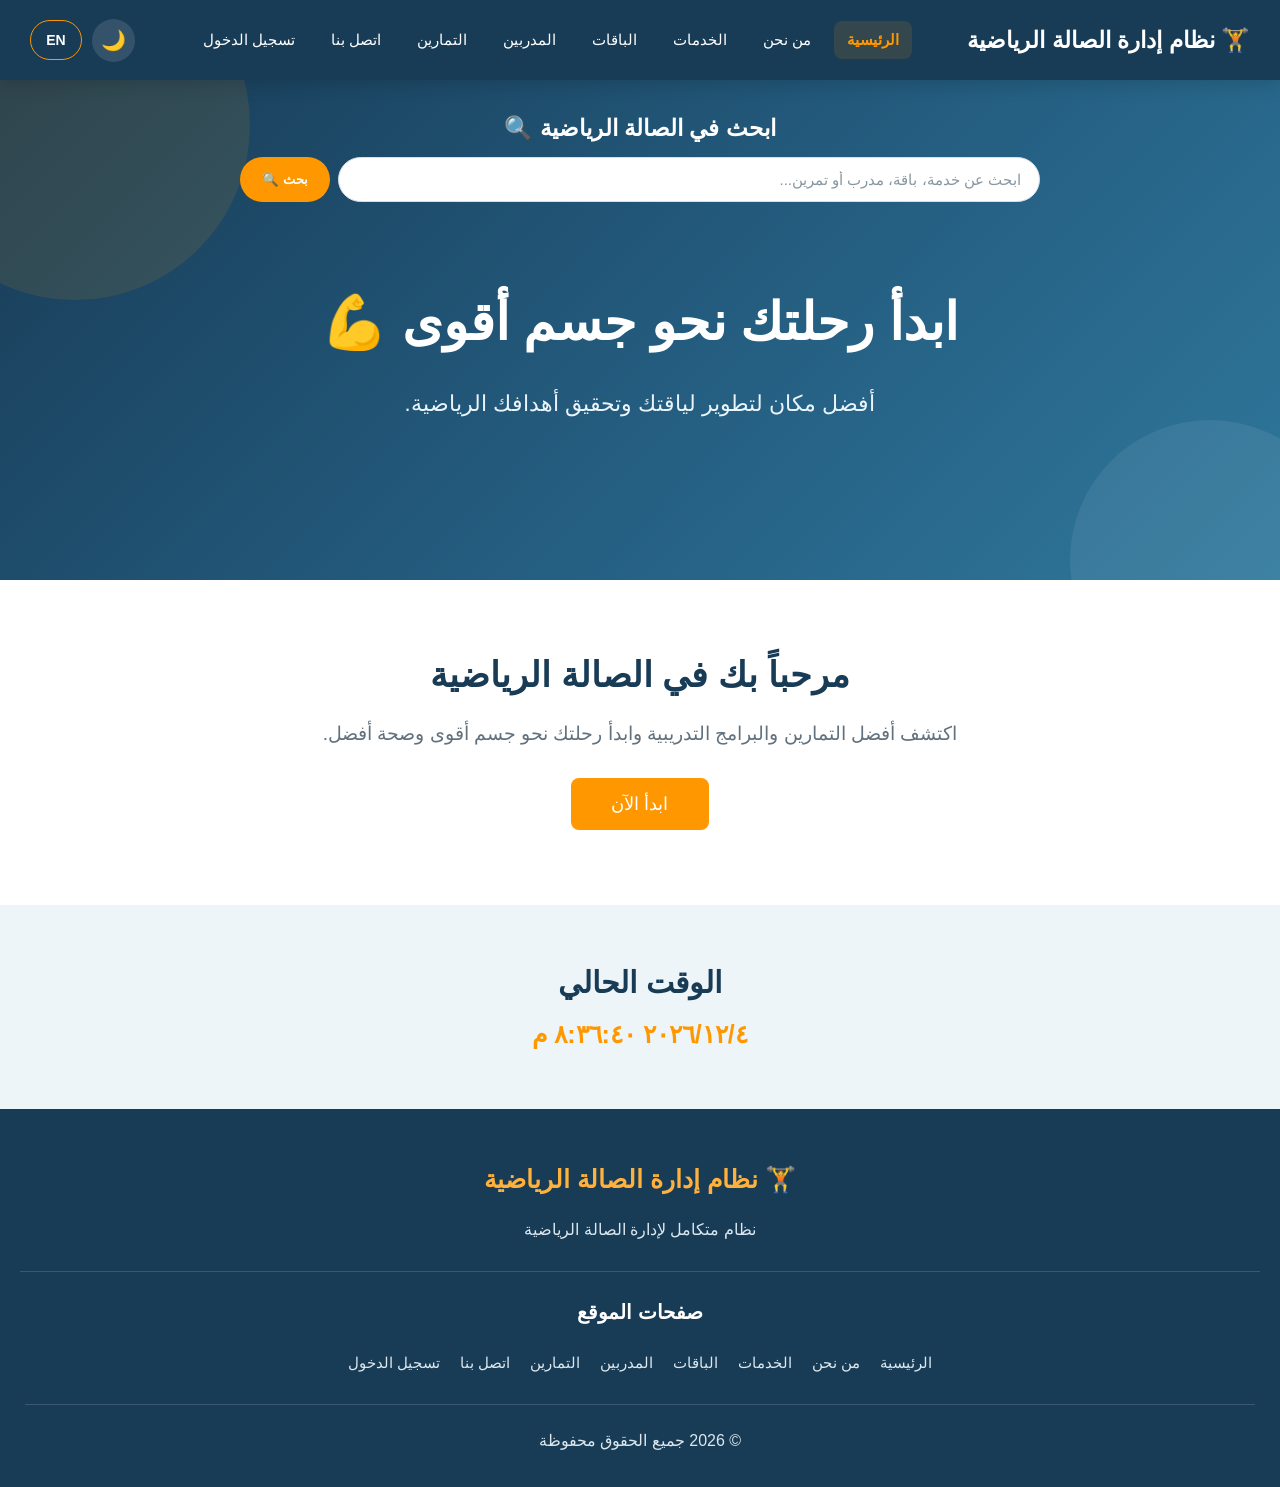
<file: index.html>
<!DOCTYPE html>

<html lang="ar" dir="rtl">

<head>
<meta charset="UTF-8">

<meta name="viewport"
      content="width=device-width, initial-scale=1.0">

<title>Gym Management System</title>

<link rel="stylesheet" href="style.css">

</head>

<body>

<!-- =====================================
     NAVBAR
====================================== -->

<header class="navbar">

    <div class="logo">

        🏋️

        <span
            data-ar="نظام إدارة الصالة الرياضية"
            data-en="Gym Management System">
        </span>

    </div>


    <ul id="navLinks"></ul>


    <div class="nav-buttons">

        <button
            id="darkModeBtn"
            title="الوضع الليلي">
            🌙
        </button>


        <button id="languageBtn">
            EN
        </button>

    </div>

</header>


<!-- =====================================
     HERO
====================================== -->

<section id="hero"></section>


<!-- =====================================
     WELCOME
====================================== -->

<section class="welcome-section">

    <h2 id="welcome"></h2>


    <p
        data-ar="اكتشف أفضل التمارين والبرامج التدريبية وابدأ رحلتك نحو جسم أقوى وصحة أفضل."
        data-en="Discover the best workouts and training programs and start your journey toward a stronger body and better health.">
    </p>


    <button id="startBtn">

        <span
            data-ar="ابدأ الآن"
            data-en="Start Now">
        </span>

    </button>

</section>


<!-- =====================================
     CLOCK
====================================== -->

<section class="clock-section">

    <h2
        data-ar="الوقت الحالي"
        data-en="Current Time">
    </h2>


    <p id="clock"></p>

</section>


<!-- =====================================
     FOOTER
====================================== -->

<footer>

    <h3>

        🏋️

        <span
            data-ar="نظام إدارة الصالة الرياضية"
            data-en="Gym Management System">
        </span>

    </h3>


    <p
        data-ar="نظام متكامل لإدارة الصالة الرياضية"
        data-en="An integrated system for managing your gym.">
    </p>


    <div class="footer-links">

        <h4
            data-ar="صفحات الموقع"
            data-en="Website Pages">
        </h4>


        <ul id="footerLinks"></ul>

    </div>


    <p class="copyright">

        © 2026

        <span
            data-ar="جميع الحقوق محفوظة"
            data-en="All Rights Reserved">
        </span>

    </p>

</footer>


<!-- =====================================
     BACK TO TOP
====================================== -->

<button
    id="backToTop"
    title="العودة إلى الأعلى">

    ↑

</button>


<script src="script.js"></script>

</body>

</html>
</file>
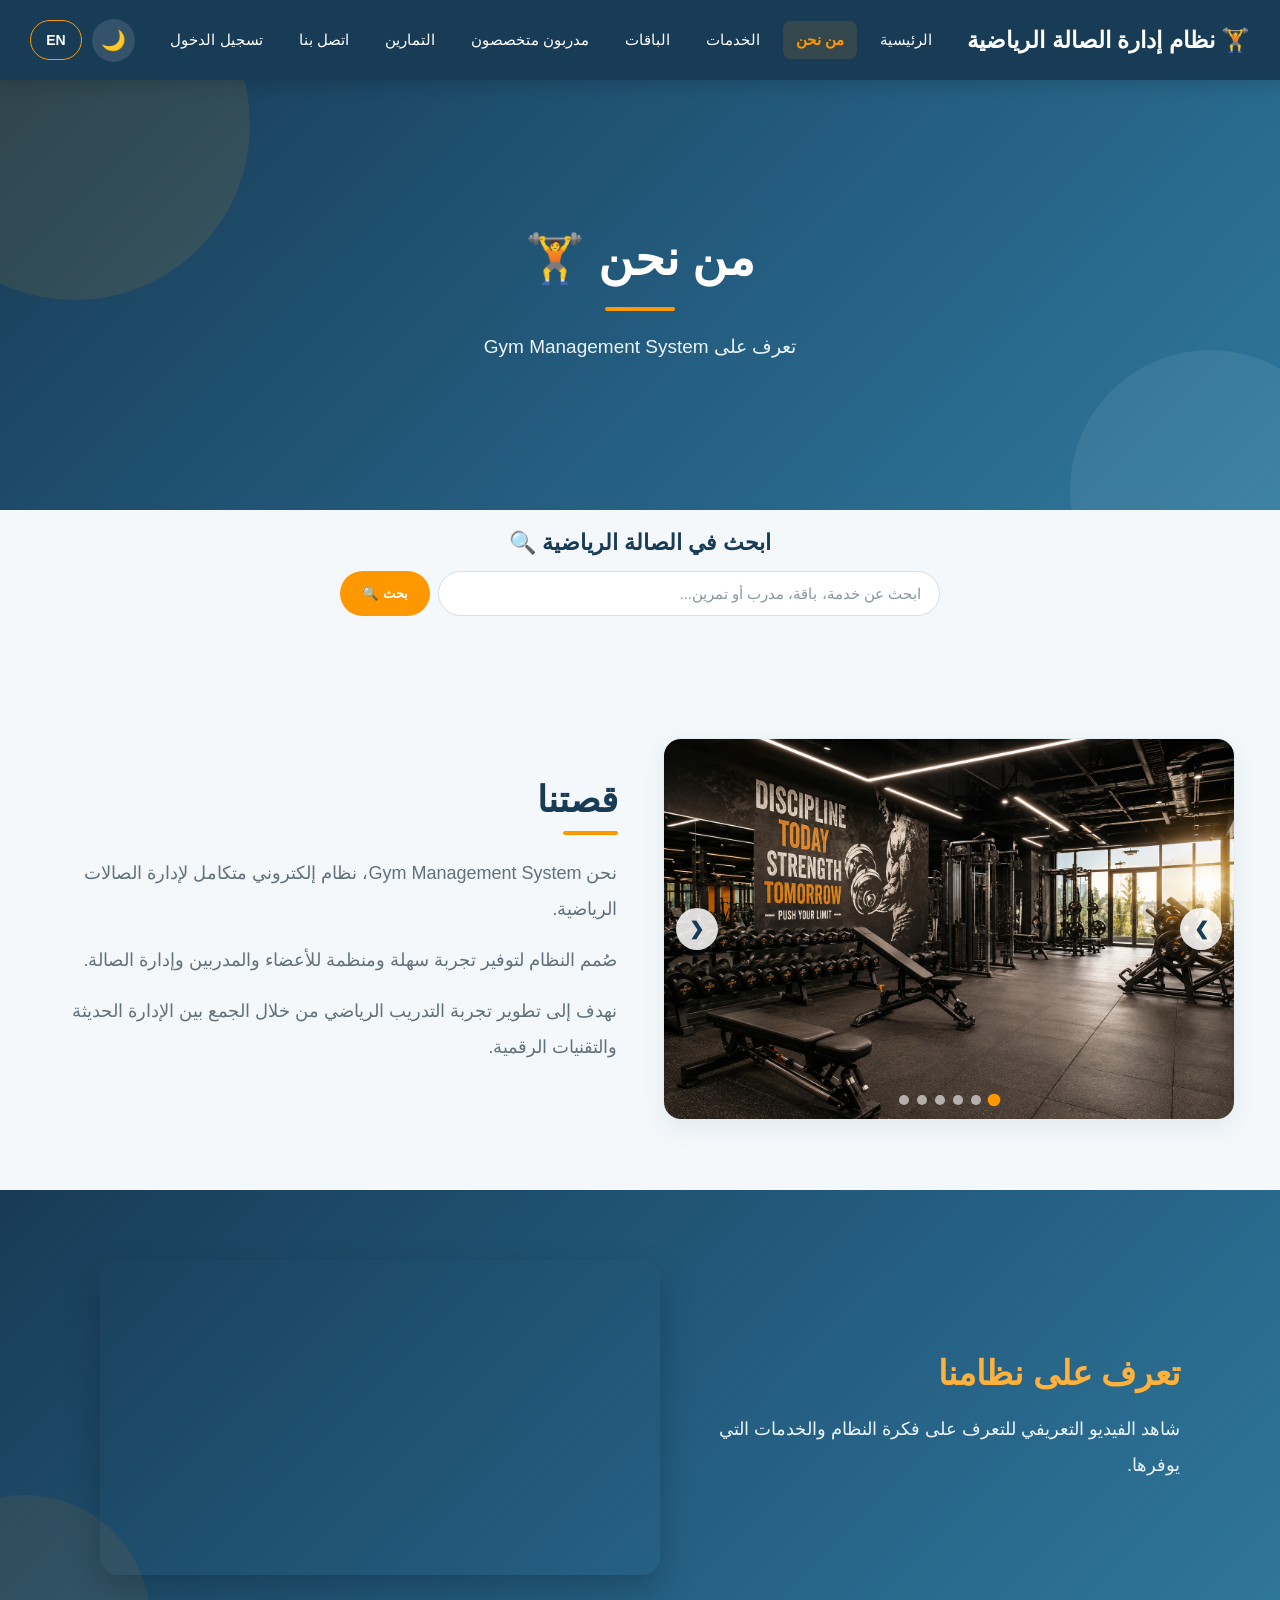
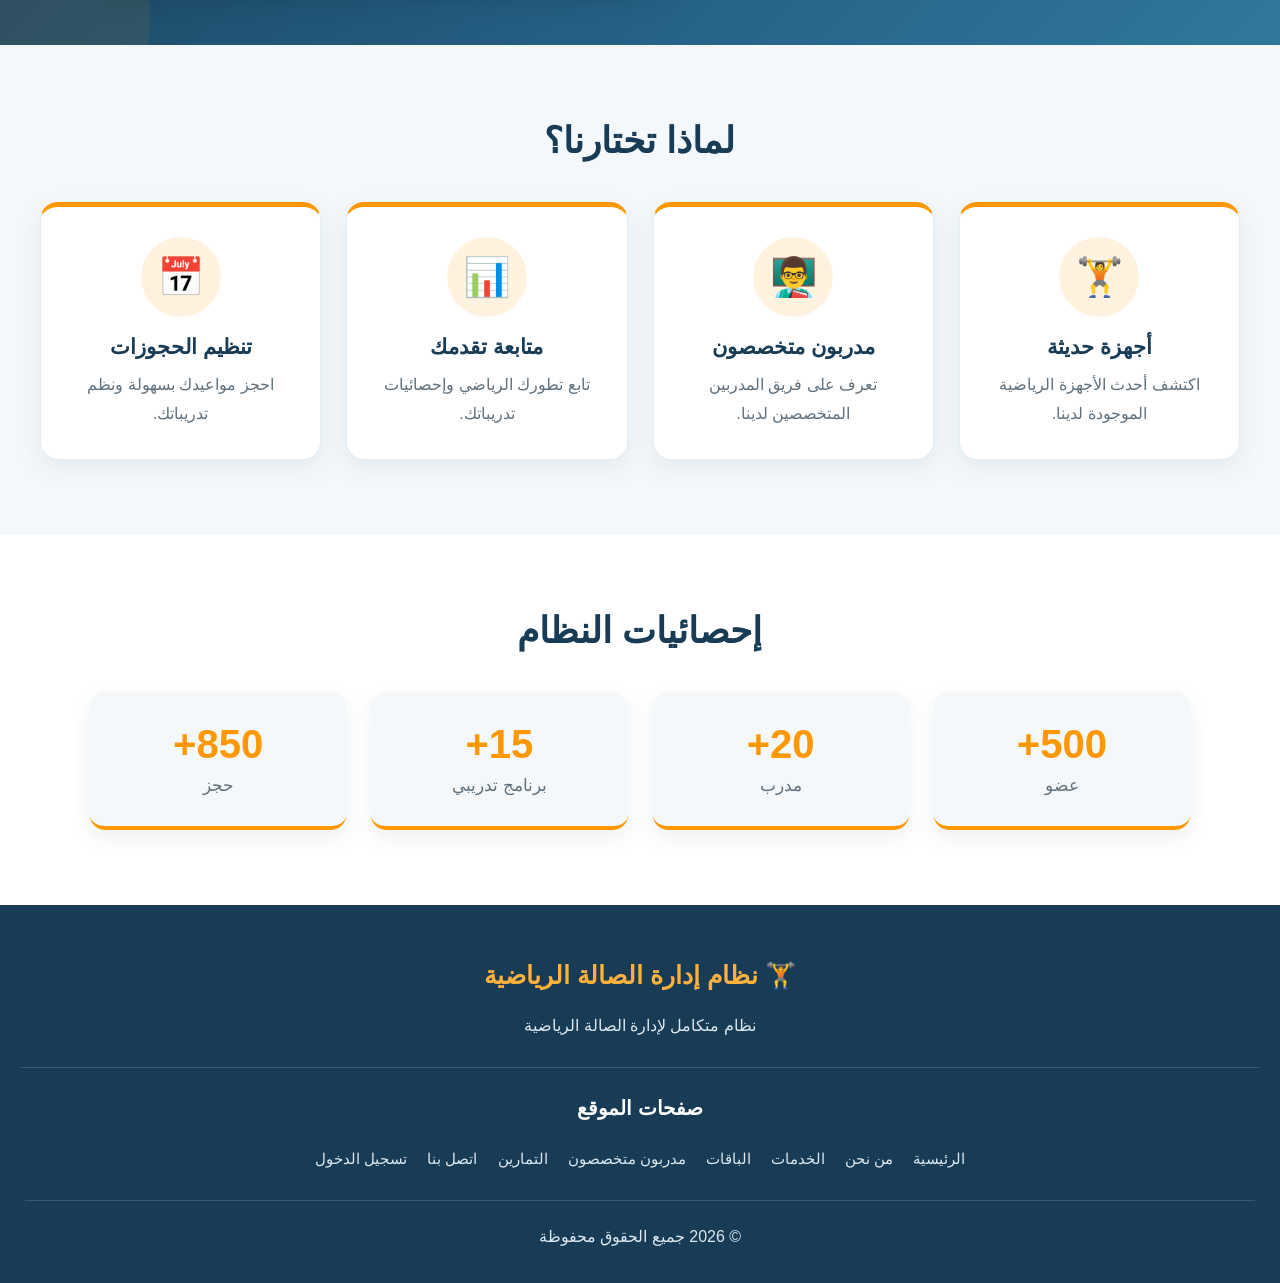
<file: about.html>
<!DOCTYPE html>

<html lang="ar" dir="rtl">

<head>

<meta charset="UTF-8">

<meta name="viewport"
      content="width=device-width, initial-scale=1.0">

<title>من نحن | Gym Management System</title>

<link rel="stylesheet" href="stylabut.css">

</head>

<body>

<!-- =====================================
     Navigation
====================================== -->

<header class="navbar">

    <div class="logo">

        🏋️

        <span
            data-ar="نظام إدارة الصالة الرياضية"
            data-en="Gym Management System">
        </span>

    </div>


    <ul id="navLinks"></ul>


    <div class="nav-buttons">

        <button
            id="darkModeBtn"
            title="الوضع الليلي">
            🌙
        </button>


        <button id="languageBtn">
            EN
        </button>

    </div>

</header>



<!-- =====================================
     About Page
====================================== -->

<main id="aboutPage"></main>



<!-- =====================================
     Footer
====================================== -->

<footer>

    <h3>

        🏋️

        <span
            data-ar="نظام إدارة الصالة الرياضية"
            data-en="Gym Management System">
        </span>

    </h3>


    <p
        data-ar="نظام متكامل لإدارة الصالة الرياضية"
        data-en="An integrated system for managing your gym.">
    </p>


    <div class="footer-links">

        <h4
            data-ar="صفحات الموقع"
            data-en="Website Pages">
        </h4>

        <ul id="footerLinks"></ul>

    </div>


    <p class="copyright">

        © 2026

        <span
            data-ar="جميع الحقوق محفوظة"
            data-en="All Rights Reserved">
        </span>

    </p>

</footer>



<!-- =====================================
     Toast Message
====================================== -->

<div id="toastMessage" class="toast-message">

    <div class="toast-icon">
        ✓
    </div>


    <div>

        <strong id="toastTitle"></strong>

        <p id="toastText"></p>

    </div>

</div>



<!-- =====================================
     Back To Top
====================================== -->

<button
    id="backToTop"
    title="العودة إلى الأعلى">

    ↑

</button>



<script src="about.js"></script>

</body>

</html>
</file>
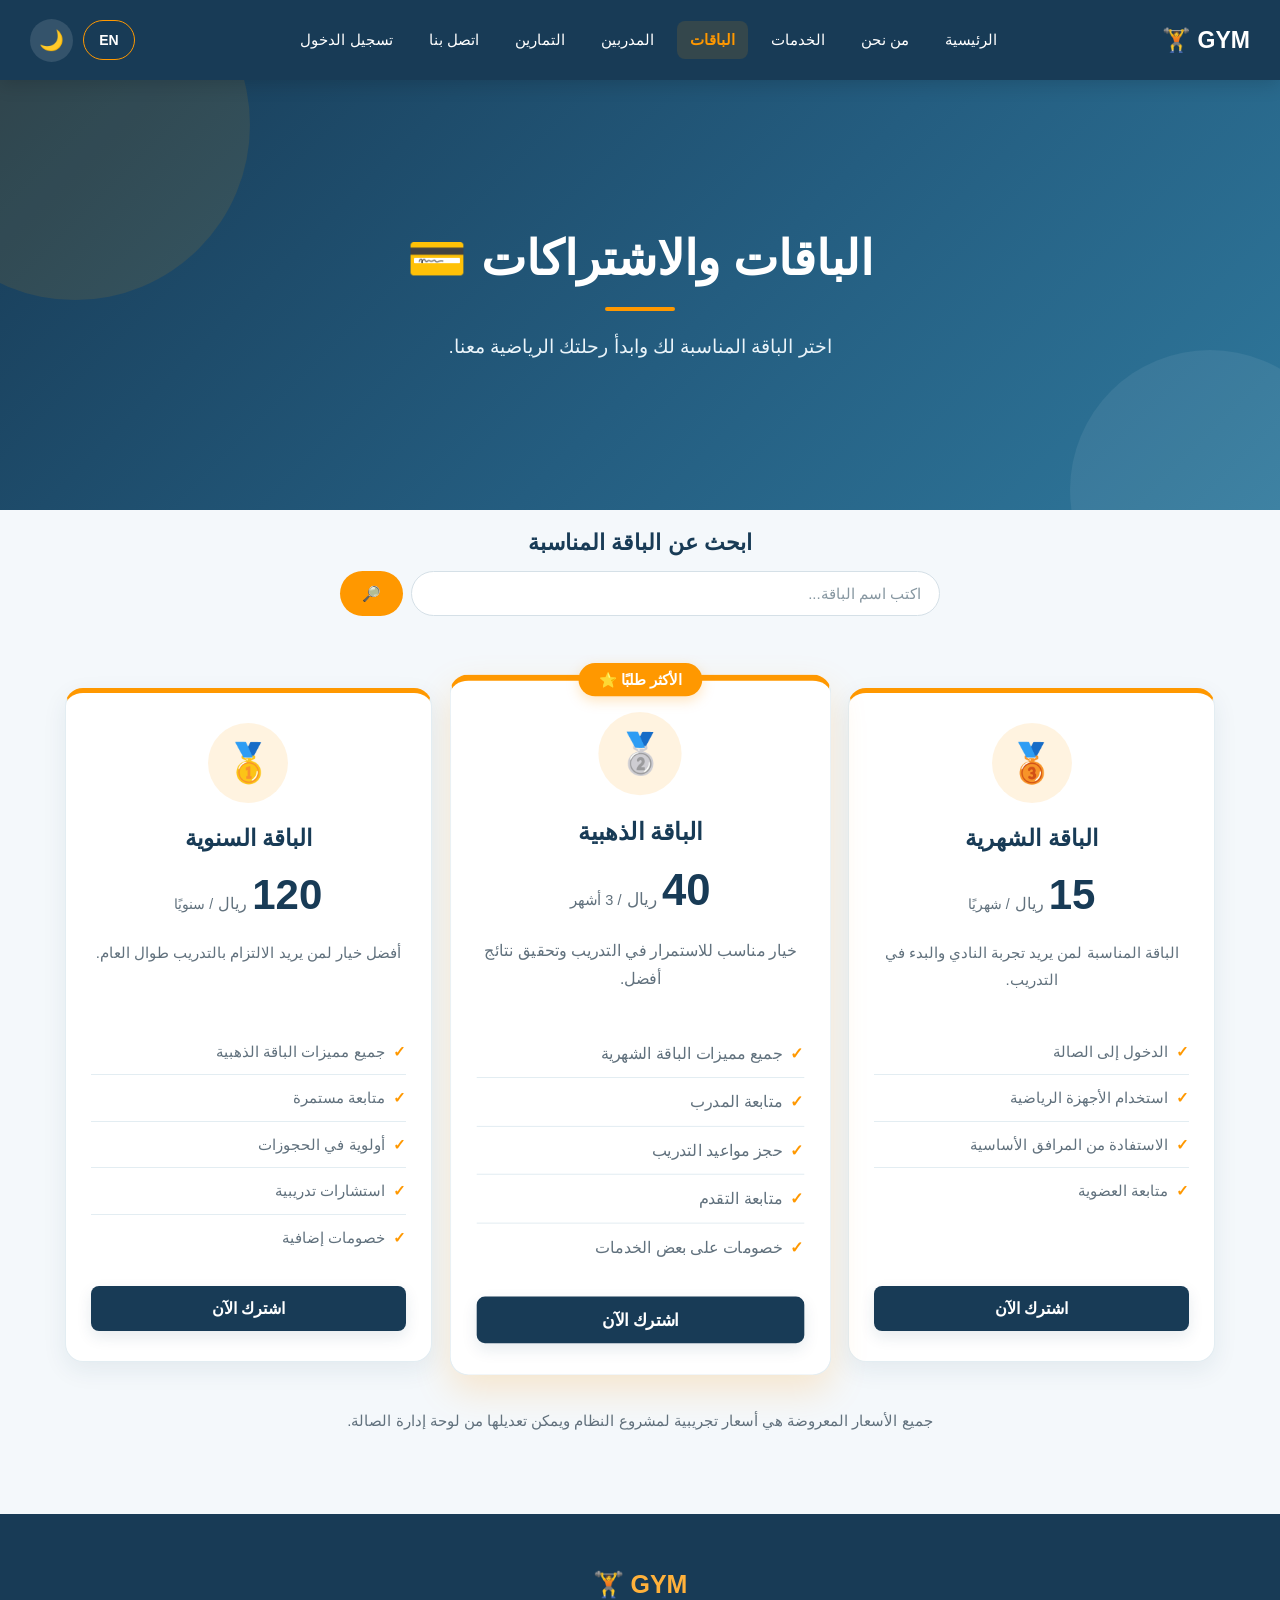
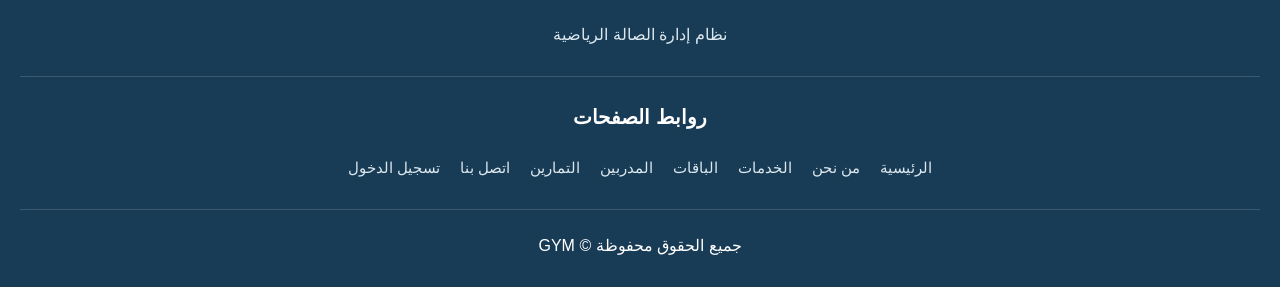
<file: plans.html>
<!DOCTYPE html>
<html lang="ar" dir="rtl">

<head>

    <meta charset="UTF-8">

    <meta name="viewport"
          content="width=device-width, initial-scale=1.0">

    <title>الباقات والاشتراكات | GYM</title>

    <link rel="stylesheet" href="plans.css">

</head>

<body>


    <!-- ==============================
         شريط التنقل
    =============================== -->

    <nav class="navbar">

        <div class="logo">
            GYM 🏋️
        </div>


        <ul id="navLinks"></ul>


        <!-- ==========================
             أزرار التحكم
        =========================== -->

        <div class="nav-buttons">

            <!-- زر اللغة -->

            <button id="languageBtn">
                English
            </button>


            <!-- زر الوضع الليلي -->

            <button id="darkModeBtn">
                🌙
            </button>

        </div>

    </nav>


    <!-- ==============================
         محتوى الصفحة
    =============================== -->

    <main id="plansPage"></main>


    <!-- ==============================
         الفوتر
    =============================== -->

    <footer>

        <h3>
            GYM 🏋️
        </h3>

        <p>
            نظام إدارة الصالة الرياضية
        </p>


        <div class="footer-links">

            <h4>
                روابط الصفحات
            </h4>

            <ul id="footerLinks"></ul>

        </div>


        <div class="copyright">

            جميع الحقوق محفوظة © GYM

        </div>

    </footer>


    <!-- ==============================
         زر العودة إلى الأعلى
    ============================== -->

    <button
        id="backToTop"
        title="العودة إلى الأعلى">

        ↑

    </button>


    <!-- ==============================
         JavaScript
    ============================== -->

    <script src="plans.js"></script>

</body>

</html>
</file>
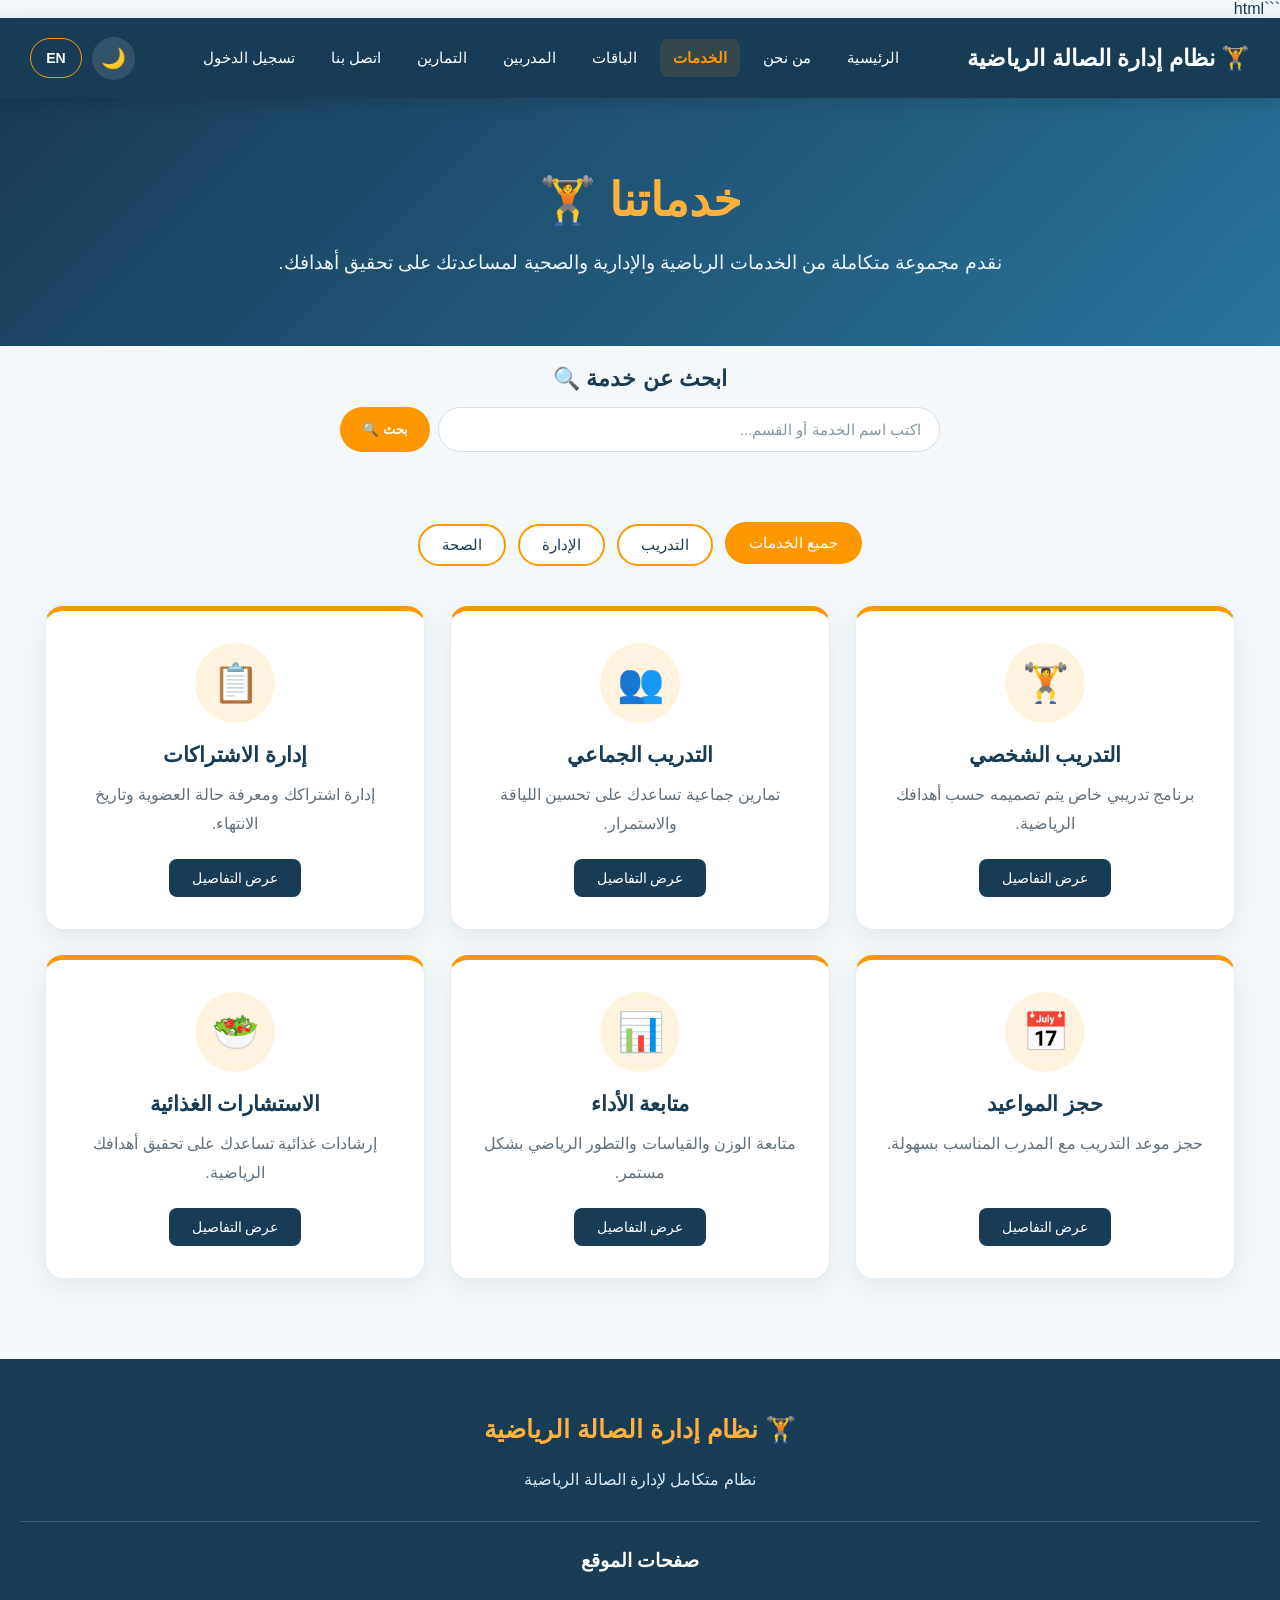
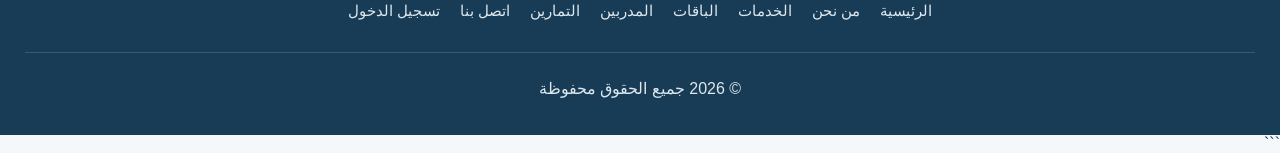
<file: services.html>
```html
<!DOCTYPE html>
<html lang="ar" dir="rtl">

<head>

    <meta charset="UTF-8">

    <meta name="viewport"
          content="width=device-width, initial-scale=1.0">

    <title>الخدمات | Gym Management System</title>

    <link rel="stylesheet" href="serv.css">

</head>

<body>

    <!-- =====================================
         شريط التنقل
    ====================================== -->

    <header class="navbar">

        <div class="logo">

            🏋️

            <span
                data-ar="نظام إدارة الصالة الرياضية"
                data-en="Gym Management System">
                نظام إدارة الصالة الرياضية
            </span>

        </div>


        <ul id="navLinks"></ul>


        <div class="nav-buttons">

            <button
                id="darkModeBtn"
                title="الوضع الليلي">
                🌙
            </button>


            <button
                id="languageBtn">
                EN
            </button>

        </div>

    </header>



    <!-- =====================================
         صفحة الخدمات
    ====================================== -->

    <main id="servicesPage"></main>



    <!-- =====================================
         Footer
    ====================================== -->

    <footer>

        <h3>

            🏋️

            <span
                data-ar="نظام إدارة الصالة الرياضية"
                data-en="Gym Management System">
                نظام إدارة الصالة الرياضية
            </span>

        </h3>


        <p
            data-ar="نظام متكامل لإدارة الصالة الرياضية"
            data-en="An integrated system for managing your gym.">
            نظام متكامل لإدارة الصالة الرياضية
        </p>


        <div class="footer-links">

            <h4
                data-ar="صفحات الموقع"
                data-en="Website Pages">
                صفحات الموقع
            </h4>


            <ul id="footerLinks"></ul>

        </div>


        <p class="copyright">

            © 2026

            <span
                data-ar="جميع الحقوق محفوظة"
                data-en="All Rights Reserved">
                جميع الحقوق محفوظة
            </span>

        </p>

    </footer>



    <!-- =====================================
         زر العودة إلى الأعلى
    ====================================== -->

    <button
        id="backToTop"
        title="العودة إلى الأعلى">

        ↑

    </button>



    <!-- =====================================
         JavaScript
    ====================================== -->

    <script src="serv.js"></script>

</body>

</html>
```
</file>
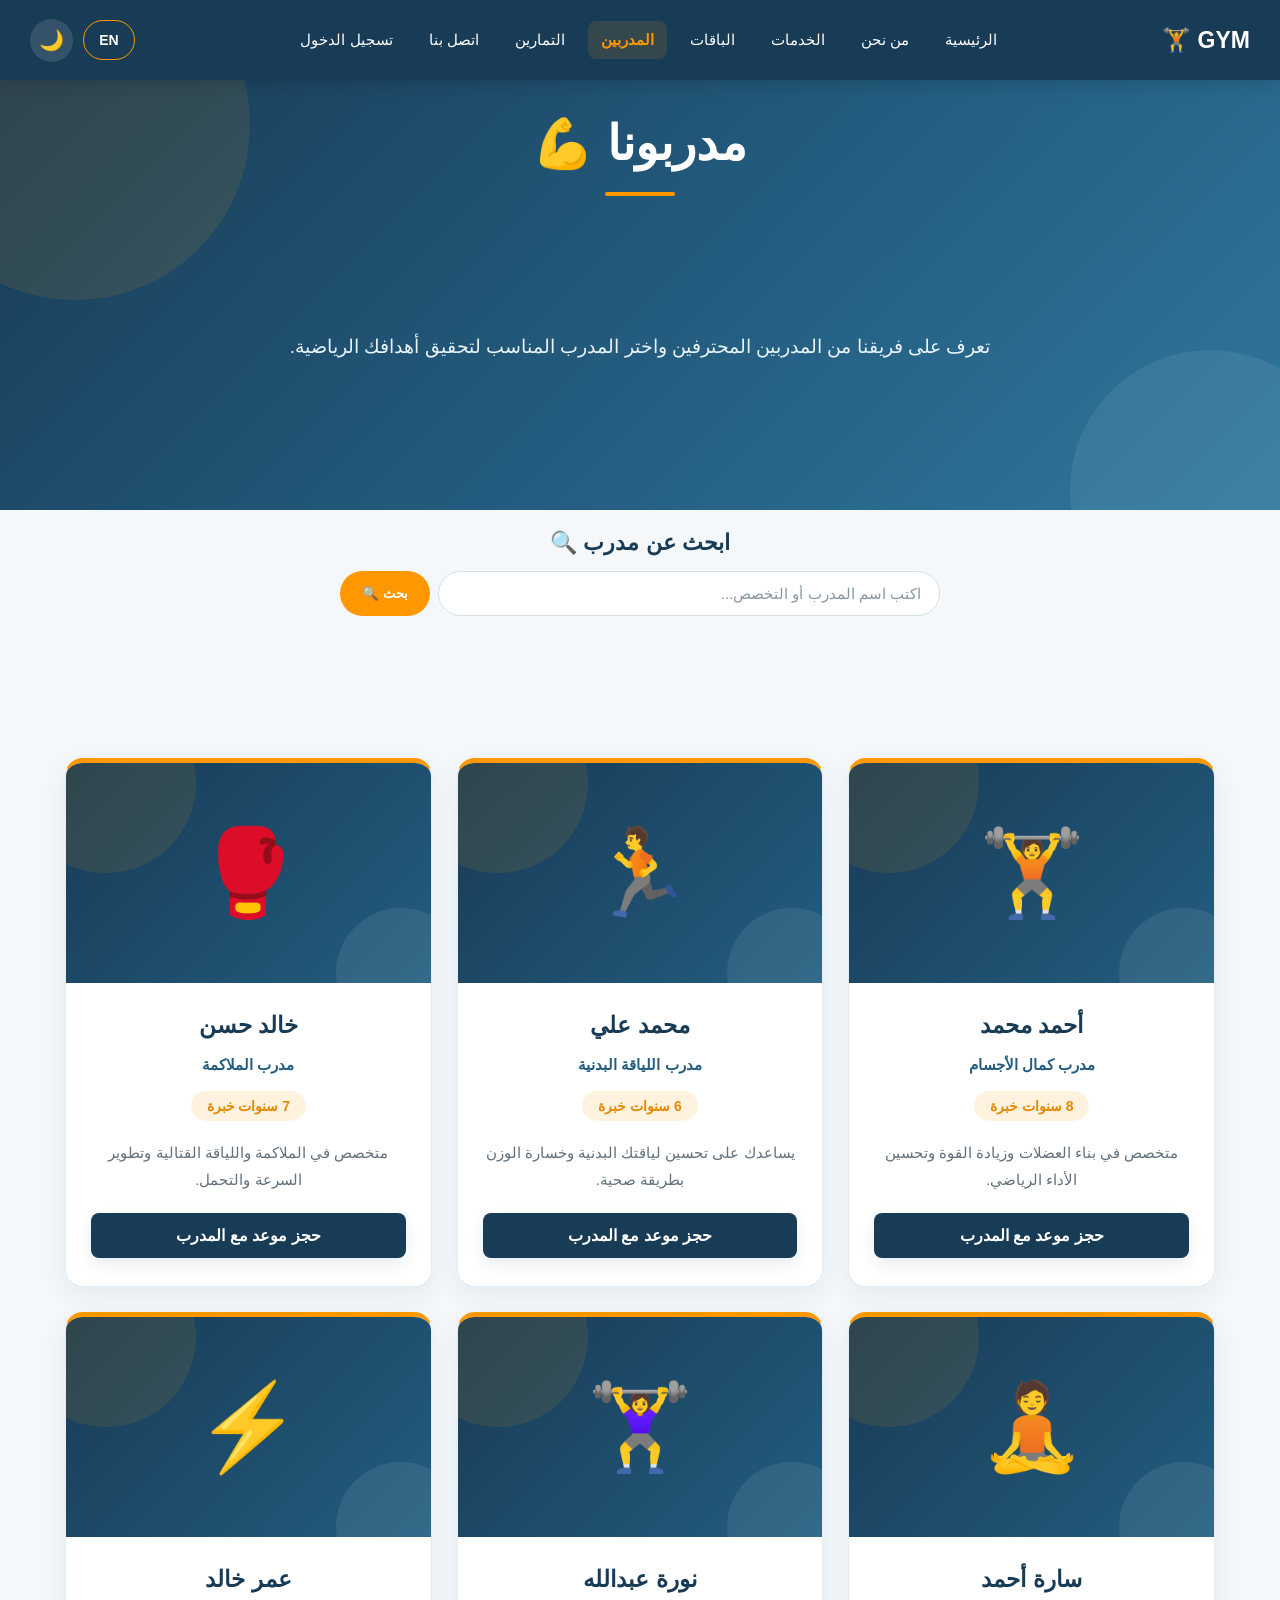
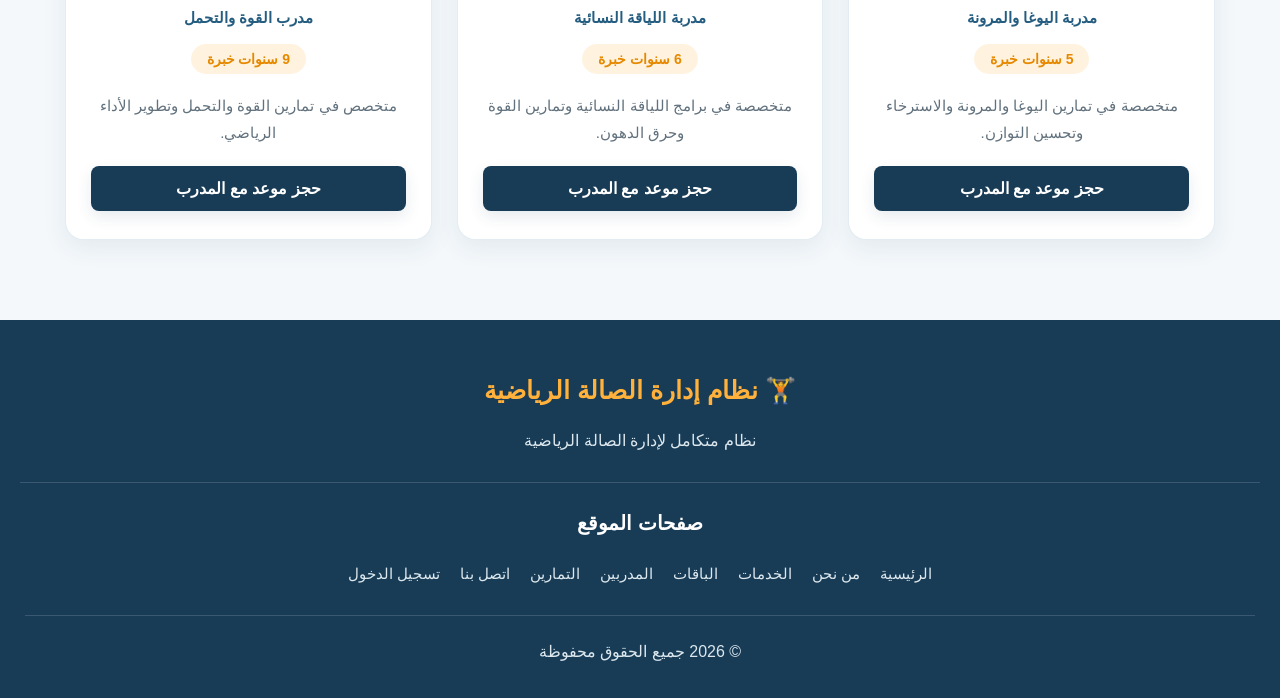
<file: trainers.html>
<!DOCTYPE html>
<html lang="ar" dir="rtl">

<head>

    <meta charset="UTF-8">

    <meta name="viewport"
          content="width=device-width, initial-scale=1.0">

    <title>المدربين | GYM</title>

    <link rel="stylesheet" href="train.css">

</head>


<body>


    <!-- =====================================
         NAVBAR
    ====================================== -->

    <nav class="navbar">

        <!-- الشعار -->

        <div class="logo">
            GYM 🏋️
        </div>


        <!-- روابط الصفحات -->

        <ul id="navLinks">

            <li>
                <a href="index.html">
                    الرئيسية
                </a>
            </li>

            <li>
                <a href="about.html">
                    من نحن
                </a>
            </li>

            <li>
                <a href="services.html">
                    الخدمات
                </a>
            </li>

            <li>
                <a href="plans.html">
                    الباقات
                </a>
            </li>

            <li>
                <a href="trainers.html"
                   class="active">
                    المدربين
                </a>
            </li>

            <li>
                <a href="workouts.html">
                    التمارين
                </a>
            </li>

            <li>
                <a href="contact.html">
                    اتصل بنا
                </a>
            </li>

            <li>
                <a href="login.html">
                    تسجيل الدخول
                </a>
            </li>

        </ul>


        <!-- أزرار التحكم -->

        <div class="nav-buttons">

            <!-- زر اللغة -->

            <button id="languageBtn"
                    type="button">
                EN
            </button>


            <!-- الوضع الليلي -->

            <button id="darkModeBtn"
                    type="button"
                    title="الوضع الليلي">

                🌙

            </button>

        </div>

    </nav>



    <!-- =====================================
         MAIN
    ====================================== -->

    <main id="trainersPage"></main>



    <!-- =====================================
         FOOTER
    ====================================== -->

    <footer>

        <h3>

            🏋️

            <span
                data-ar="نظام إدارة الصالة الرياضية"
                data-en="Gym Management System">
            </span>

        </h3>


        <p
            data-ar="نظام متكامل لإدارة الصالة الرياضية"
            data-en="An integrated system for managing your gym.">
        </p>


        <div class="footer-links">

            <h4
                data-ar="صفحات الموقع"
                data-en="Website Pages">
            </h4>

            <ul id="footerLinks"></ul>

        </div>


        <p class="copyright">

            © 2026

            <span
                data-ar="جميع الحقوق محفوظة"
                data-en="All Rights Reserved">
            </span>

        </p>

    </footer>



    <!-- =====================================
         BACK TO TOP
    ====================================== -->

    <button id="backToTop"
            title="العودة إلى الأعلى">

        ↑

    </button>



    <!-- =====================================
         JAVASCRIPT
    ====================================== -->

    <script src="train.js"></script>


</body>

</html>
</file>
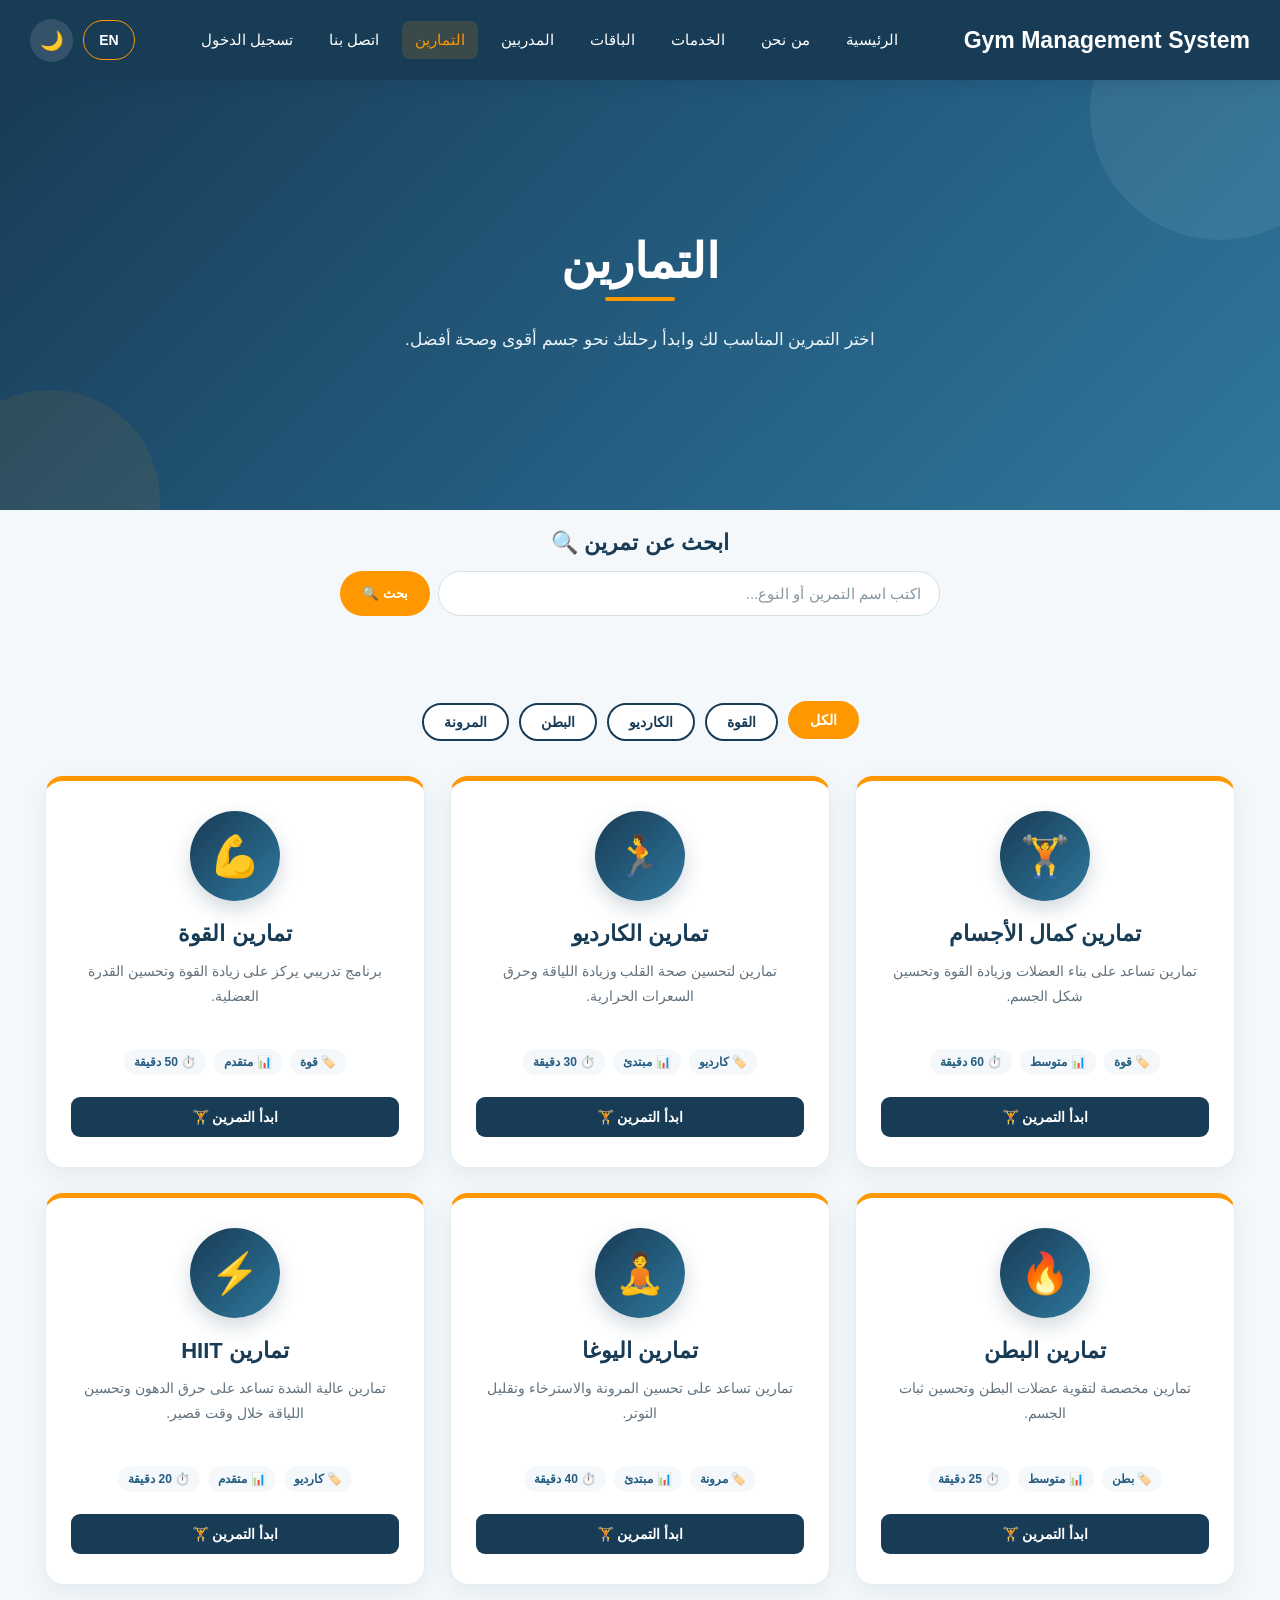
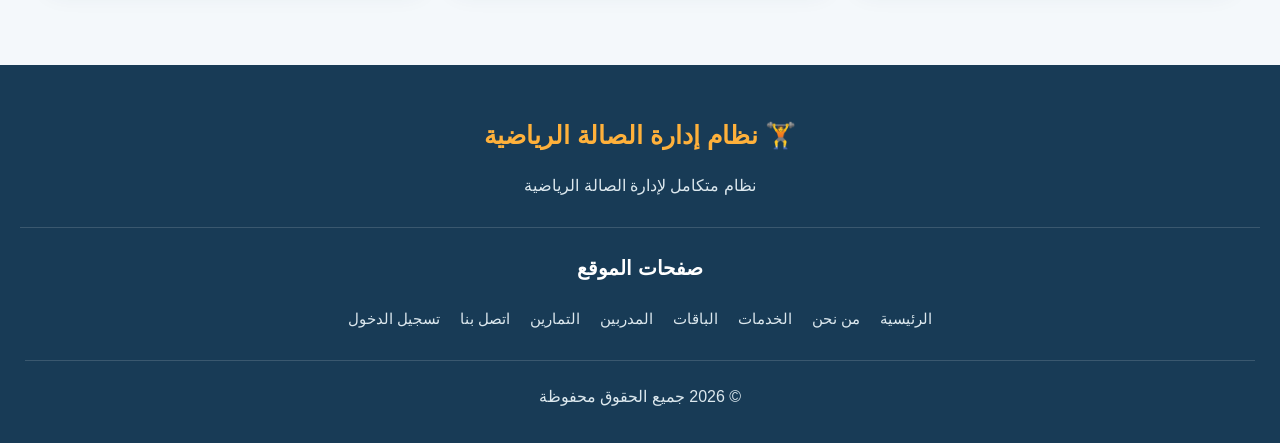
<file: workouts.html>
<!DOCTYPE html>
<html lang="ar" dir="rtl">

<head>

    <meta charset="UTF-8">

    <meta name="viewport"
          content="width=device-width, initial-scale=1.0">

    <title>التمارين | Gym Management System</title>

    <link rel="stylesheet" href="work.css">

</head>

<body>


<!-- =====================================
     NAVBAR
===================================== -->

<header class="navbar">

    <div class="logo">
        Gym Management System
    </div>


    <ul id="navLinks"></ul>


    <div class="nav-buttons">

        <button id="languageBtn">
            EN
        </button>


        <button id="darkModeBtn">
            🌙
        </button>

    </div>

</header>



<!-- =====================================
     WORKOUTS PAGE
===================================== -->

<main id="workoutsPage"></main>



<!-- =====================================
     FOOTER
===================================== -->

<footer>

    <h3>

        🏋️

        <span
            data-ar="نظام إدارة الصالة الرياضية"
            data-en="Gym Management System">
        </span>

    </h3>


    <p
        data-ar="نظام متكامل لإدارة الصالة الرياضية"
        data-en="An integrated system for managing your gym.">
    </p>


    <div class="footer-links">

        <h4
            data-ar="صفحات الموقع"
            data-en="Website Pages">
        </h4>

        <ul id="footerLinks"></ul>

    </div>


    <p class="copyright">

        © 2026

        <span
            data-ar="جميع الحقوق محفوظة"
            data-en="All Rights Reserved">
        </span>

    </p>

</footer>



<!-- =====================================
     BACK TO TOP
===================================== -->

<button id="backToTop">
    ↑
</button>



<script src="work.js"></script>

</body>

</html>
</file>
<file: style.css>
/* =====================================
   GENERAL
===================================== */

* {
    box-sizing: border-box;
    margin: 0;
    padding: 0;
}

html {
    scroll-behavior: smooth;
}

body {
    font-family: Arial, Tahoma, sans-serif;
    direction: rtl;
    background-color: #f4f8fb;
    color: #183b56;
    transition: background-color 0.3s, color 0.3s;
}


/* =====================================
   NAVBAR
===================================== */

.navbar {
    width: 100%;
    min-height: 80px;
    background-color: #183b56;

    display: flex;
    align-items: center;

    padding: 0 30px;

    position: sticky;
    top: 0;

    z-index: 1000;

    box-shadow:
        0 4px 18px rgba(0, 0, 0, 0.15);
}


/* =====================================
   LOGO
===================================== */

.logo {
    color: white;
    font-size: 23px;
    font-weight: bold;
    white-space: nowrap;
}


/* =====================================
   NAV LINKS
===================================== */

#navLinks {
    list-style: none;

    display: flex;
    align-items: center;
    justify-content: center;

    gap: 10px;

    flex: 1;

    margin: 0;
    padding: 0;
}

#navLinks li {
    list-style: none;
}

#navLinks a {
    display: block;

    color: white;

    text-decoration: none;

    font-size: 15px;

    padding: 10px 13px;

    border-radius: 8px;

    transition: 0.3s;
}

#navLinks a:hover {
    color: #ff9800;

    background-color:
        rgba(255, 255, 255, 0.08);
}

#navLinks a.active {
    color: #ff9800;

    font-weight: bold;

    background-color:
        rgba(255, 152, 0, 0.12);
}


/* =====================================
   NAV BUTTONS
===================================== */

.nav-buttons {
    display: flex;

    align-items: center;

    gap: 10px;
}


/* =====================================
   DARK MODE BUTTON
===================================== */

#darkModeBtn {
    width: 43px;
    height: 43px;

    border: none;

    border-radius: 50%;

    background-color:
        rgba(255, 255, 255, 0.12);

    color: white;

    font-size: 20px;

    cursor: pointer;

    transition: 0.3s;
}

#darkModeBtn:hover {
    background-color: #ff9800;

    transform:
        rotate(15deg)
        scale(1.08);
}


/* =====================================
   LANGUAGE BUTTON
===================================== */

#languageBtn {
    min-width: 52px;
    height: 40px;

    padding: 0 12px;

    border: 1px solid #ff9800;

    border-radius: 20px;

    background-color: transparent;

    color: white;

    cursor: pointer;

    font-size: 14px;

    font-weight: bold;

    transition: 0.3s;
}

#languageBtn:hover {
    background-color: #ff9800;

    color: #183b56;
}


/* =====================================
   HERO
   نفس هوية صفحة الخدمات
===================================== */

#hero {
    width: 100%;

    min-height: 500px;

    background:
        linear-gradient(
            135deg,
            #183b56 0%,
            #245d80 55%,
            #2f789c 100%
        );

    display: flex;

    align-items: center;

    justify-content: center;

    text-align: center;

    position: relative;

    overflow: hidden;
}


/* أشكال زخرفية */

#hero::before {
    content: "";

    position: absolute;

    width: 350px;
    height: 350px;

    border-radius: 50%;

    background-color:
        rgba(255, 152, 0, 0.10);

    top: -130px;
    left: -100px;
}

#hero::after {
    content: "";

    position: absolute;

    width: 280px;
    height: 280px;

    border-radius: 50%;

    background-color:
        rgba(255, 255, 255, 0.07);

    bottom: -120px;
    right: -70px;
}


/* =====================================
   SEARCH
===================================== */

.search-section {
    position: absolute;

    top: 35px;

    left: 50%;

    transform:
        translateX(-50%);

    width: min(90%, 800px);

    text-align: center;

    z-index: 10;
}

.search-section h2 {
    color: white;

    font-size: 23px;

    margin-bottom: 15px;
}

.search-box {
    width: 100%;

    display: flex;

    align-items: center;

    justify-content: center;

    gap: 8px;
}

.search-box input {
    flex: 1;

    min-width: 0;

    height: 45px;

    padding: 0 18px;

    border: 1px solid #d5e0e7;

    border-radius: 25px;

    outline: none;

    font-size: 15px;

    color: #183b56;

    background-color: white;

    transition: 0.3s;
}

.search-box input:focus {
    border-color: #ff9800;

    box-shadow:
        0 0 10px
        rgba(255, 152, 0, 0.25);
}

.search-box input::placeholder {
    color: #8797a1;
}

.search-box button {
    flex-shrink: 0;

    height: 45px;

    padding: 0 22px;

    border: none;

    border-radius: 25px;

    background-color: #ff9800;

    color: white;

    font-weight: bold;

    cursor: pointer;

    transition: 0.3s;
}

.search-box button:hover {
    background-color: #e68900;

    transform:
        translateY(-2px);
}

#searchResult {
    min-height: 20px;

    margin-top: 10px;

    color: white;

    font-size: 14px;

    font-weight: bold;
}


/* =====================================
   HERO CONTENT
===================================== */

.hero-content {
    color: white;

    max-width: 850px;

    padding: 30px;

    margin-top: 80px;

    position: relative;

    z-index: 2;
}

.hero-content h2 {
    font-size: 52px;

    margin-bottom: 25px;

    line-height: 1.4;

    color: white;
}

.hero-content p {
    font-size: 22px;

    line-height: 1.8;

    margin-bottom: 30px;

    color: #eaf4fa;
}


/* =====================================
   WELCOME
===================================== */

.welcome-section {
    text-align: center;

    padding: 75px 20px;

    background-color: white;
}

#welcome {
    color: #183b56;

    font-size: 35px;

    margin-bottom: 20px;
}

.welcome-section p {
    max-width: 750px;

    margin: auto;

    font-size: 19px;

    line-height: 2;

    color: #61717d;

    margin-bottom: 25px;
}


/* =====================================
   START BUTTON
===================================== */

#startBtn {
    background-color: #ff9800;

    color: white;

    border: none;

    padding: 15px 40px;

    border-radius: 8px;

    font-size: 18px;

    cursor: pointer;

    transition: 0.3s;
}

#startBtn:hover {
    background-color: #e68900;

    transform:
        translateY(-3px);

    box-shadow:
        0 8px 20px
        rgba(24, 59, 86, 0.18);
}


/* =====================================
   CLOCK
===================================== */

.clock-section {
    text-align: center;

    padding: 60px 20px;

    background-color: #eef5f9;
}

.clock-section h2 {
    margin-bottom: 20px;

    font-size: 30px;

    color: #183b56;
}

#clock {
    font-size: 25px;

    font-weight: bold;

    color: #ff9800;
}


/* =====================================
   FOOTER
===================================== */

footer {
    background-color: #183b56;

    color: white;

    text-align: center;

    padding: 45px 20px 25px;

    line-height: 2;
}

footer h3 {
    color: #ffb13b;

    font-size: 25px;

    margin-bottom: 10px;
}

footer p {
    color: #dce8ee;

    margin: 5px;
}


/* =====================================
   FOOTER LINKS
===================================== */

.footer-links {
    margin-top: 25px;

    padding-top: 20px;

    border-top:
        1px solid
        rgba(255, 255, 255, 0.15);
}

.footer-links h4 {
    font-size: 20px;

    margin-bottom: 15px;

    color: white;
}

#footerLinks {
    list-style: none;

    display: flex;

    flex-wrap: wrap;

    justify-content: center;

    gap: 20px;

    padding: 0;

    margin: 0;
}

#footerLinks li {
    list-style: none;
}

#footerLinks a {
    color: #dce8ee;

    text-decoration: none;

    font-size: 15px;

    transition: 0.3s;
}

#footerLinks a:hover {
    color: #ffb13b;
}

.copyright {
    margin-top: 25px !important;

    padding-top: 20px;

    border-top:
        1px solid
        rgba(255, 255, 255, 0.15);
}


/* =====================================
   BACK TO TOP
===================================== */

#backToTop {
    position: fixed;

    bottom: 25px;

    right: 25px;

    width: 50px;

    height: 50px;

    border: none;

    border-radius: 50%;

    background-color: #ff9800;

    color: white;

    font-size: 25px;

    font-weight: bold;

    cursor: pointer;

    display: none;

    align-items: center;

    justify-content: center;

    z-index: 9999;

    box-shadow:
        0 5px 15px
        rgba(0, 0, 0, 0.25);

    transition: 0.3s;
}

#backToTop:hover {
    background-color: #e68900;

    transform:
        translateY(-4px);
}


/* =====================================
   DARK MODE
===================================== */

body.dark-mode {
    background-color: #101d26;

    color: white;
}

body.dark-mode .navbar {
    background-color: #102a3c;
}


/* HERO DARK MODE */

body.dark-mode #hero {
    background:
        linear-gradient(
            135deg,
            #102a3c 0%,
            #163f58 55%,
            #1d536e 100%
        );
}

body.dark-mode .welcome-section {
    background-color: #1d303d;
}

body.dark-mode #welcome {
    color: #ffb13b;
}

body.dark-mode .welcome-section p {
    color: #c7d2d8;
}

body.dark-mode .clock-section {
    background-color: #101d26;
}

body.dark-mode .clock-section h2 {
    color: white;
}

body.dark-mode .search-box input {
    background-color: #142530;

    color: white;

    border-color: #395363;
}

body.dark-mode .search-box input::placeholder {
    color: #aaa;
}

body.dark-mode #darkModeBtn {
    background-color: #f5f5f5;

    color: #222;
}

body.dark-mode footer {
    background-color: #102a3c;
}


/* =====================================
   TABLET
===================================== */

@media (max-width: 1050px) {

    .navbar {
        flex-wrap: wrap;

        gap: 10px;

        padding: 15px;
    }

    #navLinks {
        order: 3;

        width: 100%;

        flex-wrap: wrap;

        justify-content: center;

        gap: 8px;
    }
}


/* =====================================
   SMALL TABLET
===================================== */

@media (max-width: 800px) {

    .hero-content {
        max-width: 700px;

        padding: 20px;
    }

    .hero-content h2 {
        font-size: 42px;
    }

    .hero-content p {
        font-size: 19px;
    }

    .search-section {
        width: 90%;
    }
}


/* =====================================
   MOBILE
===================================== */

@media (max-width: 600px) {

    .navbar {
        justify-content: center;

        padding: 15px;
    }

    .logo {
        width: 100%;

        text-align: center;

        font-size: 19px;

        margin-bottom: 5px;
    }

    #navLinks {
        flex-direction: column;

        padding-bottom: 10px;

        width: 100%;
    }

    #navLinks a {
        font-size: 14px;
    }


    /* HERO */

    #hero {
        min-height: 520px;
    }

    .hero-content {
        padding: 20px;

        margin-top: 80px;
    }

    .hero-content h2 {
        font-size: 32px;

        line-height: 1.5;
    }

    .hero-content p {
        font-size: 17px;
    }


    /* SEARCH */

    .search-section {
        top: 25px;

        width: 92%;
    }

    .search-section h2 {
        font-size: 20px;
    }

    .search-box {
        flex-direction: row;

        gap: 6px;
    }

    .search-box input {
        flex: 1;

        width: auto;

        height: 40px;

        font-size: 13px;
    }

    .search-box button {
        height: 40px;

        padding: 0 14px;

        font-size: 13px;
    }


    /* WELCOME */

    .welcome-section {
        padding: 60px 20px;
    }

    #welcome {
        font-size: 28px;
    }

    .welcome-section p {
        font-size: 16px;
    }


    /* CLOCK */

    .clock-section {
        padding: 50px 20px;
    }

    .clock-section h2 {
        font-size: 27px;
    }

    #clock {
        font-size: 22px;
    }


    /* FOOTER */

    #footerLinks {
        flex-direction: column;

        gap: 8px;
    }


    /* BACK TO TOP */

    #backToTop {
        width: 45px;

        height: 45px;

        right: 15px;

        bottom: 15px;
    }
}


/* =====================================
   VERY SMALL MOBILE
===================================== */

@media (max-width: 400px) {

    .hero-content h2 {
        font-size: 28px;
    }

    .hero-content p {
        font-size: 15px;
    }

    .search-section h2 {
        font-size: 18px;
    }

    .search-box button {
        padding: 0 10px;

        font-size: 12px;
    }

    #welcome {
        font-size: 25px;
    }
}
</file>
<file: stylabut.css>
/* ===================================== 
   GENERAL 
===================================== */ 
 
* { 
    margin: 0; 
    padding: 0; 
    box-sizing: border-box; 
} 
 
html { 
    scroll-behavior: smooth; 
} 
 
body { 
    font-family: Arial, Tahoma, sans-serif; 
    background-color: #f4f8fb; 
    color: #183b56; 
    direction: rtl; 
    transition: 
        background-color 0.3s, 
        color 0.3s; 
} 
 
 
/* ===================================== 
   NAVBAR 
   نفس تنسيق الصفحة الرئيسية 
===================================== */ 
 
.navbar { 
    width: 100%; 
    min-height: 80px; 
 
    background-color: #183b56; 
 
    display: flex; 
    align-items: center; 
 
    padding: 0 30px; 
 
    position: sticky; 
    top: 0; 
 
    z-index: 1000; 
 
    box-shadow: 
        0 4px 18px rgba(0, 0, 0, 0.15); 
} 
 
 
/* ===================================== 
   LOGO 
===================================== */ 
 
.logo { 
    color: white; 
 
    font-size: 23px; 
    font-weight: bold; 
 
    white-space: nowrap; 
} 
 
 
/* ===================================== 
   NAV LINKS 
===================================== */ 
 
#navLinks { 
    list-style: none; 
 
    display: flex; 
    align-items: center; 
    justify-content: center; 
 
    gap: 10px; 
 
    flex: 1; 
 
    margin: 0; 
    padding: 0; 
} 
 
#navLinks li { 
    list-style: none; 
} 
 
#navLinks a { 
    display: block; 
 
    color: white; 
 
    text-decoration: none; 
 
    font-size: 15px; 
 
    padding: 10px 13px; 
 
    border-radius: 8px; 
 
    transition: 0.3s; 
} 
 
#navLinks a:hover { 
    color: #ff9800; 
 
    background-color: 
        rgba(255, 255, 255, 0.08); 
} 
 
#navLinks a.active { 
    color: #ff9800; 
 
    font-weight: bold; 
 
    background-color: 
        rgba(255, 152, 0, 0.12); 
} 
 
 
/* ===================================== 
   NAV BUTTONS 
===================================== */ 
 
.nav-buttons { 
    display: flex; 
 
    align-items: center; 
 
    gap: 10px; 
} 
 
 
/* ===================================== 
   DARK MODE BUTTON 
===================================== */ 
 
#darkModeBtn { 
    width: 43px; 
    height: 43px; 
 
    border: none; 
 
    border-radius: 50%; 
 
    background-color: 
        rgba(255, 255, 255, 0.12); 
 
    color: white; 
 
    font-size: 20px; 
 
    cursor: pointer; 
 
    transition: 0.3s; 
} 
 
#darkModeBtn:hover { 
    background-color: #ff9800; 
 
    transform: 
        rotate(15deg) 
        scale(1.08); 
} 
 
 
/* ===================================== 
   LANGUAGE BUTTON 
===================================== */ 
 
#languageBtn { 
    min-width: 52px; 
    height: 40px; 
 
    padding: 0 12px; 
 
    border: 1px solid #ff9800; 
 
    border-radius: 20px; 
 
    background-color: transparent; 
 
    color: white; 
 
    cursor: pointer; 
 
    font-size: 14px; 
 
    font-weight: bold; 
 
    transition: 0.3s; 
} 
 
#languageBtn:hover { 
    background-color: #ff9800; 
 
    color: #183b56; 
} 
 
 
/* ===================================== 
   ABOUT HEADER 
   نفس Hero الصفحة الرئيسية 
===================================== */ 
 
.about-header { 
    min-height: 430px; 
 
    display: flex; 
 
    align-items: center; 
    justify-content: center; 
 
    text-align: center; 
 
    color: white; 
 
    position: relative; 
 
    overflow: hidden; 
 
    background: 
        linear-gradient( 
            135deg, 
            #183b56 0%, 
            #245d80 55%, 
            #2f789c 100% 
        ); 
} 
 
 
/* زخرفة الخلفية */ 
 
.about-header::before { 
    content: ""; 
 
    position: absolute; 
 
    width: 350px; 
    height: 350px; 
 
    border-radius: 50%; 
 
    background-color: 
        rgba(255, 152, 0, 0.10); 
 
    top: -130px; 
    left: -100px; 
} 
 
.about-header::after { 
    content: ""; 
 
    position: absolute; 
 
    width: 280px; 
    height: 280px; 
 
    border-radius: 50%; 
 
    background-color: 
        rgba(255, 255, 255, 0.07); 
 
    bottom: -120px; 
    right: -70px; 
} 
 
 
/* ===================================== 
   ABOUT HEADER CONTENT 
===================================== */ 
 
.about-header-content { 
    padding: 30px; 
 
    max-width: 850px; 
 
    position: relative; 
 
    z-index: 2; 
} 
 
.about-header h1 { 
    font-size: 48px; 
 
    color: white; 
 
    margin-bottom: 18px; 
 
    line-height: 1.4; 
} 
 
.about-header h1::after { 
    content: ""; 
 
    display: block; 
 
    width: 70px; 
    height: 4px; 
 
    margin: 15px auto 0; 
 
    border-radius: 5px; 
 
    background-color: #ff9800; 
} 
 
.about-header p { 
    max-width: 750px; 
 
    margin: auto; 
 
    font-size: 19px; 
 
    line-height: 1.9; 
 
    color: #eaf4fa; 
} 
 
 
/* ===================================== 
   SEARCH 
   نفس هوية البحث في الرئيسية 
===================================== */ 
 
.about-search { 
    width: 100%; 

    padding: 20px; 

    background-color: transparent; 

    position: relative; 

    z-index: 10; 

    text-align: center; 
} 
 
.about-search h2 { 
    color: #183b56; 
  
    font-size: 22px; 
  
    margin-bottom: 15px; 
} 
  
.search-box { 
    width: min(90%, 600px); 

    margin: auto; 

    display: flex; 
  
    justify-content: center; 
  
    align-items: center; 
  
    gap: 8px; 
} 
  
.search-box input { 
    flex: 1; 
  
    min-width: 0; 
  
    height: 45px; 
  
    padding: 0 18px; 
  
    border: 1px solid #d5e0e7; 
  
    border-radius: 25px; 
  
    outline: none; 
  
    font-size: 15px; 
  
    color: #183b56; 
  
    background-color: white; 
  
    transition: 0.3s; 
} 
 
.search-box input:focus { 
    border-color: #ff9800; 
 
    box-shadow: 
        0 0 10px 
        rgba(255, 152, 0, 0.20); 
} 
 
.search-box input::placeholder { 
    color: #8797a1; 
} 
 
.search-box button { 
    flex-shrink: 0; 
 
    height: 45px; 
 
    padding: 0 22px; 
 
    border: none; 
 
    border-radius: 25px; 
 
    background-color: #ff9800; 
 
    color: white; 
 
    font-weight: bold; 
 
    cursor: pointer; 
 
    transition: 0.3s; 
} 
 
.search-box button:hover { 
    background-color: #e68900; 
  
    transform: 
        translateY(-2px); 
} 
 
#searchResult { 
    min-height: 22px; 
 
    margin-top: 10px; 
 
    font-size: 14px; 
 
    font-weight: bold; 
 
    color: #28749c; 
} 
 
 
/* ===================================== 
   ABOUT STORY 
===================================== */ 
 
.about-story { 
    max-width: 1250px; 
 
    margin: auto; 
 
    padding: 70px 30px; 
 
    display: flex; 
 
    align-items: center; 
 
    gap: 45px; 
} 
 
.about-image { 
    flex: 1; 
} 

.about-slider { 
    position: relative; 

    width: 100%; 

    border-radius: 18px; 

    overflow: hidden; 

    border: 1px solid #e3edf2; 

    box-shadow: 
        0 8px 25px 
        rgba(24, 59, 86, 0.08); 
} 

.about-slides { 
    position: relative; 

    width: 100%; 

    height: 380px; 
} 

.about-slide { 
    position: absolute; 

    top: 0; 

    left: 0; 

    width: 100%; 

    height: 100%; 

    opacity: 0; 

    transition: 
        opacity 0.7s ease; 
} 

.about-slide.active { 
    opacity: 1; 
} 

.about-slide img { 
    width: 100%; 

    height: 100%; 

    object-fit: cover; 

    display: block; 
} 

.about-slider-arrow { 
    position: absolute; 

    top: 50%; 

    transform: 
        translateY(-50%); 

    width: 42px; 

    height: 42px; 

    border: none; 

    border-radius: 50%; 

    background-color: 
        rgba(255, 255, 255, 0.85); 

    color: #183b56; 

    font-size: 18px; 

    font-weight: bold; 

    cursor: pointer; 

    display: flex; 

    align-items: center; 

    justify-content: center; 

    transition: 0.3s; 

    z-index: 5; 

    box-shadow: 
        0 3px 10px 
        rgba(24, 59, 86, 0.15); 
} 

.about-slider-arrow:hover { 
    background-color: #ff9800; 

    color: white; 
} 

.about-slider-arrow.prev { 
    left: 12px; 
} 

.about-slider-arrow.next { 
    right: 12px; 
} 

.about-slider-dots { 
    position: absolute; 

    bottom: 14px; 

    left: 50%; 

    transform: 
        translateX(-50%); 

    display: flex; 

    gap: 8px; 

    z-index: 5; 
} 

.about-slider-dots .dot { 
    width: 10px; 

    height: 10px; 

    border-radius: 50%; 

    background-color: 
        rgba(255, 255, 255, 0.6); 

    cursor: pointer; 

    transition: 0.3s; 
} 

.about-slider-dots .dot.active { 
    background-color: #ff9800; 

    transform: 
        scale(1.25); 
} 

.about-slider-dots .dot:hover { 
    background-color: #ff9800; 
}
 
.about-text { 
    flex: 1; 
} 
 
.about-text h2 { 
    font-size: 36px; 
 
    color: #183b56; 
 
    margin-bottom: 20px; 
 
    position: relative; 
} 
 
.about-text h2::after { 
    content: ""; 
 
    display: block; 
 
    width: 55px; 
    height: 4px; 
 
    background-color: #ff9800; 
 
    border-radius: 5px; 
 
    margin-top: 10px; 
} 
 
.about-text p { 
    font-size: 18px; 
 
    line-height: 2; 
 
    color: #61717d; 
 
    margin-bottom: 15px; 
} 
 
 
/* ===================================== 
   VIDEO SECTION 
   نفس تدرج Hero 
===================================== */ 
 
.video-section { 
    padding: 70px 30px; 
 
    background: 
        linear-gradient( 
            135deg, 
            #183b56 0%, 
            #245d80 55%, 
            #2f789c 100% 
        ); 
 
    display: flex; 
 
    align-items: center; 
    justify-content: center; 
 
    gap: 50px; 
 
    position: relative; 
 
    overflow: hidden; 
} 
 
.video-section::before { 
    content: ""; 
 
    position: absolute; 
 
    width: 250px; 
    height: 250px; 
 
    border-radius: 50%; 
 
    background-color: 
        rgba(255, 152, 0, 0.08); 
 
    left: -100px; 
    bottom: -100px; 
} 
 
.video-text { 
    max-width: 470px; 
 
    position: relative; 
 
    z-index: 2; 
} 
 
.video-text h2 { 
    color: #ffb13b; 
 
    font-size: 34px; 
 
    margin-bottom: 18px; 
} 
 
.video-text p { 
    color: #eaf4fa; 
 
    font-size: 18px; 
 
    line-height: 2; 
} 
 
.video-container {
    width: 560px;

    max-width: 100%;

    position: relative;

    z-index: 2;
}

.video-container::before {
    content: "";

    display: block;

    padding-top: 56.25%;
}

.video-container video,
.video-container iframe {
    position: absolute;

    top: 0;

    left: 0;

    width: 100%;

    height: 100%;

    display: block;

    border-radius: 18px;

    box-shadow:
        0 15px 35px
        rgba(0, 0, 0, 0.22);

    border: none;
}
 
 
/* ===================================== 
   WHY US 
===================================== */ 
 
.why-us { 
    padding: 75px 30px; 
 
    text-align: center; 
 
    background-color: #f4f8fb; 
} 
 
.why-us > h2 { 
    font-size: 36px; 
 
    color: #183b56; 
 
    margin-bottom: 40px; 
} 
 
.features { 
    max-width: 1200px; 
 
    margin: auto; 
 
    display: grid; 
 
    grid-template-columns: 
        repeat(4, 1fr); 
 
    gap: 25px; 
} 
 
.feature-card { 
    background-color: white; 
 
    padding: 30px 22px; 
 
    border-radius: 18px; 
 
    border: 1px solid #e3edf2; 
 
    border-top: 5px solid #ff9800; 
 
    box-shadow: 
        0 8px 25px 
        rgba(24, 59, 86, 0.08); 
 
    cursor: pointer; 
 
    transition: 0.3s; 
} 
 
.feature-card:hover { 
    transform: 
        translateY(-8px); 
 
    box-shadow: 
        0 15px 35px 
        rgba(24, 59, 86, 0.15); 
} 
 
.feature-icon { 
    width: 80px; 
    height: 80px; 
 
    margin: 0 auto 18px; 
 
    border-radius: 50%; 
 
    background-color: 
        rgba(255, 152, 0, 0.12); 
 
    display: flex; 
 
    align-items: center; 
    justify-content: center; 
 
    font-size: 38px; 
} 
 
.feature-card h3 { 
    color: #183b56; 
 
    font-size: 21px; 
 
    margin-bottom: 12px; 
} 
 
.feature-card p { 
    color: #61717d; 
 
    line-height: 1.8; 
 
    min-height: 50px; 
} 
 
 
/* ===================================== 
   STATISTICS 
===================================== */ 
 
.statistics { 
    padding: 75px 30px; 
 
    text-align: center; 
 
    background-color: white; 
} 
 
.statistics h2 { 
    color: #183b56; 
 
    font-size: 36px; 
 
    margin-bottom: 40px; 
} 
 
.stats-container { 
    max-width: 1100px; 
 
    margin: auto; 
 
    display: grid; 
 
    grid-template-columns: 
        repeat(4, 1fr); 
 
    gap: 25px; 
} 
 
.stat { 
    padding: 30px 15px; 
 
    background-color: #f4f8fb; 
 
    border-radius: 15px; 
 
    border-bottom: 4px solid #ff9800; 
 
    box-shadow: 
        0 8px 20px 
        rgba(24, 59, 86, 0.08); 
 
    transition: 0.3s; 
} 
 
.stat:hover { 
    transform: 
        translateY(-6px); 
 
    box-shadow: 
        0 12px 28px 
        rgba(24, 59, 86, 0.13); 
} 
 
.stat strong { 
    display: block; 
 
    font-size: 40px; 
 
    color: #ff9800; 
 
    margin-bottom: 8px; 
} 
 
.stat span { 
    font-size: 17px; 
 
    color: #61717d; 
} 
 
 
/* ===================================== 
   FEATURE MODAL 
===================================== */ 
 
.feature-modal { 
    position: fixed; 
 
    inset: 0; 
 
    width: 100%; 
    height: 100%; 
 
    background: 
        rgba(10, 35, 50, 0.75); 
 
    backdrop-filter: blur(5px); 
 
    display: flex; 
 
    align-items: center; 
    justify-content: center; 
 
    padding: 20px; 
 
    opacity: 0; 
 
    visibility: hidden; 
 
    transition: 
        opacity 0.3s ease, 
        visibility 0.3s ease; 
 
    z-index: 3000; 
} 
 
.feature-modal.show { 
    opacity: 1; 
 
    visibility: visible; 
} 
 
.feature-modal-content { 
    position: relative; 
 
    width: 100%; 
 
    max-width: 850px; 
 
    max-height: 88vh; 
 
    overflow-y: auto; 
 
    background-color: white; 
 
    color: #183b56; 
 
    border-radius: 22px; 
 
    padding: 45px; 
 
    text-align: center; 
 
    transform: 
        translateY(30px) 
        scale(0.96); 
 
    opacity: 0; 
 
    transition: 
        transform 0.35s ease, 
        opacity 0.35s ease; 
 
    box-shadow: 
        0 25px 70px 
        rgba(0, 0, 0, 0.3); 
} 
 
.feature-modal.show .feature-modal-content { 
    transform: 
        translateY(0) 
        scale(1); 
 
    opacity: 1; 
} 
 
 
/* ===================================== 
   CLOSE MODAL 
===================================== */ 
 
.close-modal { 
    position: absolute; 
 
    top: 15px; 
    right: 15px; 
 
    width: 42px; 
    height: 42px; 
 
    border: none; 
 
    border-radius: 50%; 
 
    background-color: #ff9800; 
 
    color: white; 
 
    font-size: 20px; 
 
    cursor: pointer; 
 
    display: flex; 
 
    align-items: center; 
    justify-content: center; 
 
    transition: 0.3s; 
} 
 
.close-modal:hover { 
    transform: 
        rotate(90deg); 
 
    background-color: #e68900; 
} 
 
 
/* ===================================== 
   MODAL ICON 
===================================== */ 
 
.modal-icon { 
    width: 75px; 
    height: 75px; 
 
    margin: 
        0 auto 18px; 
 
    display: flex; 
 
    align-items: center; 
    justify-content: center; 
 
    border-radius: 20px; 
 
    background-color: 
        rgba(255, 152, 0, 0.13); 
 
    font-size: 40px; 
} 
 
 
/* ===================================== 
   MODAL TITLE 
===================================== */ 
 
.feature-modal-content h2 { 
    color: #183b56; 
 
    font-size: 30px; 
 
    margin-bottom: 15px; 
} 
 
.feature-modal-content > p { 
    color: #657783; 
 
    line-height: 1.8; 
 
    font-size: 17px; 
 
    margin-bottom: 25px; 
} 
 
 
/* ===================================== 
   EQUIPMENT 
===================================== */ 
 
.equipment-grid { 
    display: grid; 
 
    grid-template-columns: 
        repeat(2, 1fr); 
 
    gap: 15px; 
 
    margin-top: 25px; 
} 
 
.equipment-item { 
    padding: 20px; 
 
    background-color: #f4f8fb; 
 
    border-radius: 14px; 
 
    text-align: right; 
 
    font-size: 25px; 
 
    border-right: 
        4px solid #ff9800; 
 
    transition: 0.3s; 
} 
 
.equipment-item:hover { 
    transform: 
        translateY(-4px); 
 
    box-shadow: 
        0 8px 20px 
        rgba(24, 59, 86, 0.08); 
} 
 
.equipment-item strong { 
    display: block; 
 
    color: #183b56; 
 
    font-size: 17px; 
 
    margin: 8px 0; 
} 
 
.equipment-item span { 
    display: block; 
 
    color: #657783; 
 
    font-size: 14px; 
 
    line-height: 1.7; 
} 
 
 
/* ===================================== 
   TRAINERS 
===================================== */ 
 
.trainer-list { 
    display: flex; 
 
    flex-direction: column; 
 
    gap: 15px; 
 
    margin-top: 25px; 
} 
 
.trainer-item { 
    display: flex; 
 
    align-items: center; 
 
    gap: 18px; 
 
    padding: 18px; 
 
    background-color: #f4f8fb; 
 
    border-radius: 14px; 
 
    text-align: right; 
 
    transition: 0.3s; 
 
    border-right: 
        4px solid #ff9800; 
} 
 
.trainer-item:hover { 
    transform: 
        translateX(-4px); 
 
    box-shadow: 
        0 8px 20px 
        rgba(24, 59, 86, 0.08); 
} 
 
.trainer-item > span { 
    width: 52px; 
    height: 52px; 
 
    display: flex; 
 
    align-items: center; 
    justify-content: center; 
 
    border-radius: 50%; 
 
    background-color: 
        rgba(255, 152, 0, 0.12); 
 
    font-size: 28px; 
 
    flex-shrink: 0; 
} 
 
.trainer-item strong { 
    display: block; 
 
    color: #183b56; 
 
    font-size: 18px; 
} 
 
.trainer-item small { 
    display: block; 
 
    color: #657783; 
 
    margin-top: 5px; 
} 
 
 
/* ===================================== 
   PROGRESS 
===================================== */ 
 
.progress-data { 
    display: grid; 
 
    grid-template-columns: 
        repeat(2, 1fr); 
 
    gap: 15px; 
 
    margin-top: 25px; 
} 
 
.progress-data div { 
    padding: 25px; 
 
    background-color: #f4f8fb; 
 
    border-radius: 12px; 
 
    border-bottom: 
        4px solid #ff9800; 
 
    transition: 0.3s; 
} 
 
.progress-data div:hover { 
    transform: 
        translateY(-4px); 
 
    box-shadow: 
        0 8px 20px 
        rgba(24, 59, 86, 0.08); 
} 
 
.progress-data strong { 
    display: block; 
 
    color: #ff9800; 
 
    font-size: 28px; 
 
    margin-bottom: 8px; 
} 
 
.progress-data span { 
    color: #657783; 
 
    font-size: 14px; 
} 
 
 
/* ===================================== 
   BOOKING 
===================================== */ 
 
.booking-steps { 
    display: flex; 
 
    flex-direction: column; 
 
    gap: 12px; 
 
    margin: 25px 0; 
} 
 
.booking-steps div { 
    display: flex; 
 
    align-items: center; 
 
    gap: 15px; 
 
    padding: 15px; 
 
    background-color: #f4f8fb; 
 
    border-radius: 10px; 
 
    text-align: right; 
 
    transition: 0.3s; 
 
    border-right: 
        4px solid transparent; 
} 
 
.booking-steps div:hover { 
    transform: 
        translateX(-3px); 
 
    background-color: #edf4f8; 
} 
 
.booking-steps div.active { 
    border-right-color: #ff9800; 
 
    background-color: 
        rgba(255, 152, 0, 0.10); 
} 
 
.booking-steps div.completed { 
    border-right-color: #28749c; 
} 
 
.booking-steps span { 
    width: 35px; 
    height: 35px; 
 
    flex-shrink: 0; 
 
    display: flex; 
 
    align-items: center; 
    justify-content: center; 
 
    border-radius: 50%; 
 
    background-color: #ff9800; 
 
    color: white; 
 
    font-weight: bold; 
} 
 
.booking-steps strong { 
    color: #183b56; 
} 
 
 
/* ===================================== 
   BOOKING FORM 
===================================== */ 
 
.booking-form { 
    margin-top: 20px; 
} 
 
.booking-form h3 { 
    color: #183b56; 
 
    font-size: 22px; 
 
    margin-bottom: 20px; 
} 
 
 
/* ===================================== 
   BOOKING OPTIONS 
===================================== */ 
 
.booking-options { 
    display: flex; 
 
    flex-direction: column; 
 
    gap: 12px; 
} 
 
.booking-option { 
    position: relative; 
 
    display: flex; 
 
    align-items: center; 
 
    gap: 15px; 
 
    padding: 15px 18px; 
 
    background-color: #f4f8fb; 
 
    border: 1px solid #dce8ee; 
 
    border-radius: 12px; 
 
    cursor: pointer; 
 
    text-align: right; 
 
    transition: 0.3s; 
} 
 
.booking-option:hover { 
    border-color: #ff9800; 
 
    background-color: 
        rgba(255, 152, 0, 0.05); 
 
    transform: 
        translateY(-2px); 
} 
 
.booking-option.selected { 
    border-color: #ff9800; 
 
    background-color: 
        rgba(255, 152, 0, 0.10); 
 
    box-shadow: 
        0 5px 15px 
        rgba(255, 152, 0, 0.12); 
} 
 
.booking-option input { 
    position: absolute; 
 
    opacity: 0; 
 
    pointer-events: none; 
} 
 
.option-icon { 
    width: 50px; 
    height: 50px; 
 
    flex-shrink: 0; 
 
    display: flex; 
 
    align-items: center; 
    justify-content: center; 
 
    border-radius: 50%; 
 
    background-color: 
        rgba(255, 152, 0, 0.12); 
 
    font-size: 27px; 
} 
 
.option-text { 
    display: flex; 
 
    flex-direction: column; 
 
    gap: 4px; 
} 
 
.option-text strong { 
    color: #183b56; 
 
    font-size: 17px; 
} 
 
.option-text small { 
    color: #657783; 
 
    line-height: 1.5; 
} 
 
 
/* ===================================== 
   BOOKING DATE & TIME 
===================================== */ 
 
.booking-date-time { 
    display: grid; 
 
    grid-template-columns: 
        repeat(2, 1fr); 
 
    gap: 15px; 
 
    margin-top: 20px; 
} 
 
.booking-field { 
    display: flex; 
 
    flex-direction: column; 
 
    gap: 8px; 
} 
 
.booking-field label { 
    color: #183b56; 
 
    font-weight: bold; 
} 
 
.booking-field input { 
    width: 100%; 
 
    height: 45px; 
 
    border: 1px solid #d5e0e7; 
 
    border-radius: 10px; 
 
    padding: 0 12px; 
 
    font-size: 14px; 
 
    outline: none; 
 
    color: #183b56; 
 
    background-color: white; 
} 
 
.booking-field input:focus { 
    border-color: #ff9800; 
 
    box-shadow: 
        0 0 10px 
        rgba(255, 152, 0, 0.18); 
} 
 
.booking-note { 
    margin-top: 18px; 
 
    padding: 12px 15px; 
 
    background-color: 
        rgba(255, 152, 0, 0.08); 
 
    border-radius: 10px; 
 
    color: #657783; 
 
    line-height: 1.7; 
} 
 
 
/* ===================================== 
   BOOKING CONFIRMATION 
===================================== */ 
 
.booking-confirmation { 
    margin-top: 20px; 
 
    text-align: center; 
} 
 
.confirmation-icon { 
    font-size: 55px; 
 
    margin-bottom: 10px; 
} 
 
.booking-confirmation h3 { 
    color: #183b56; 
 
    font-size: 24px; 
 
    margin-bottom: 10px; 
} 
 
.booking-confirmation > p { 
    color: #657783; 
 
    line-height: 1.8; 
 
    margin-bottom: 20px; 
} 
 
.booking-summary { 
    display: flex; 
 
    flex-direction: column; 
 
    gap: 10px; 
} 
 
.summary-row { 
    display: flex; 
 
    justify-content: space-between; 
 
    gap: 15px; 
 
    padding: 13px 15px; 
 
    background-color: #f4f8fb; 
 
    border-radius: 9px; 
 
    border-right: 
        4px solid #ff9800; 
} 
 
.summary-row span { 
    color: #657783; 
} 
 
.summary-row strong { 
    color: #183b56; 
} 
 
 
/* ===================================== 
   BOOKING BUTTONS 
===================================== */ 
 
.booking-controls { 
    display: flex; 
 
    justify-content: space-between; 
 
    gap: 10px; 
 
    margin-top: 25px; 
} 
 
.booking-button { 
    border: none; 
 
    background-color: #ff9800; 
 
    color: white; 
 
    padding: 13px 28px; 
 
    border-radius: 8px; 
 
    font-size: 15px; 
 
    font-weight: bold; 
 
    cursor: pointer; 
 
    transition: 0.3s; 
 
    box-shadow: 
        0 6px 15px 
        rgba(255, 152, 0, 0.18); 
} 
 
.booking-button:hover { 
    background-color: #e68900; 
 
    transform: 
        translateY(-2px); 
} 
 
.secondary-booking-button { 
    background-color: #183b56; 
} 
 
.secondary-booking-button:hover { 
    background-color: #28749c; 
} 
 
 
/* ===================================== 
   TOAST 
===================================== */ 
 
.toast-message { 
    position: fixed; 
 
    top: 100px; 
    right: 25px; 
 
    z-index: 5000; 
 
    min-width: 300px; 
 
    max-width: 390px; 
 
    display: flex; 
 
    align-items: center; 
 
    gap: 12px; 
 
    padding: 15px 18px; 
 
    background-color: white; 
 
    color: #183b56; 
 
    border-radius: 14px; 
 
    border-right: 
        4px solid #ff9800; 
 
    box-shadow: 
        0 12px 35px 
        rgba(24, 59, 86, 0.18); 
 
    transform: 
        translateX(130%); 
 
    opacity: 0; 
 
    visibility: hidden; 
 
    transition: 
        transform 0.4s ease, 
        opacity 0.4s ease, 
        visibility 0.4s ease; 
} 
 
.toast-message.show { 
    transform: 
        translateX(0); 
 
    opacity: 1; 
 
    visibility: visible; 
} 
 
.toast-icon { 
    width: 40px; 
    height: 40px; 
 
    flex-shrink: 0; 
 
    display: flex; 
 
    align-items: center; 
    justify-content: center; 
 
    border-radius: 50%; 
 
    background-color: #ff9800; 
 
    color: white; 
 
    font-size: 20px; 
 
    font-weight: bold; 
} 
 
.toast-message strong { 
    display: block; 
 
    color: #183b56; 
 
    font-size: 15px; 
} 
 
.toast-message p { 
    margin: 4px 0 0; 
 
    color: #657783; 
 
    font-size: 13px; 
 
    line-height: 1.5; 
} 
 
 
/* ===================================== 
   FOOTER 
   نفس الصفحة الرئيسية 
===================================== */ 
 
footer { 
    background-color: #183b56; 
 
    color: white; 
 
    text-align: center; 
 
    padding: 45px 20px 25px; 
 
    line-height: 2; 
} 
 
footer h3 { 
    color: #ffb13b; 
 
    font-size: 25px; 
 
    margin-bottom: 10px; 
} 
 
footer p { 
    color: #dce8ee; 
 
    margin: 5px; 
} 
 
.footer-links { 
    margin-top: 25px; 
 
    padding-top: 20px; 
 
    border-top: 
        1px solid 
        rgba(255, 255, 255, 0.15); 
} 
 
.footer-links h4 { 
    font-size: 20px; 
 
    margin-bottom: 15px; 
 
    color: white; 
} 
 
#footerLinks { 
    list-style: none; 
 
    display: flex; 
 
    flex-wrap: wrap; 
 
    justify-content: center; 
 
    gap: 20px; 
 
    padding: 0; 
 
    margin: 0; 
} 
 
#footerLinks li { 
    list-style: none; 
} 
 
#footerLinks a { 
    color: #dce8ee; 
 
    text-decoration: none; 
 
    font-size: 15px; 
 
    transition: 0.3s; 
} 
 
#footerLinks a:hover { 
    color: #ffb13b; 
} 
 
.copyright { 
    margin-top: 25px !important; 
 
    padding-top: 20px; 
 
    border-top: 
        1px solid 
        rgba(255, 255, 255, 0.15); 
} 
 
 
/* ===================================== 
   BACK TO TOP 
===================================== */ 
 
#backToTop { 
    position: fixed; 
 
    bottom: 25px; 
    right: 25px; 
 
    width: 50px; 
    height: 50px; 
 
    border: none; 
 
    border-radius: 50%; 
 
    background-color: #ff9800; 
 
    color: white; 
 
    font-size: 25px; 
 
    font-weight: bold; 
 
    cursor: pointer; 
 
    display: none; 
 
    align-items: center; 
    justify-content: center; 
 
    z-index: 4000; 
 
    box-shadow: 
        0 5px 15px 
        rgba(0, 0, 0, 0.25); 
 
    transition: 0.3s; 
} 
 
#backToTop:hover { 
    background-color: #e68900; 
 
    transform: 
        translateY(-4px); 
} 
 
 
/* ===================================== 
   DARK MODE 
===================================== */ 
 
body.dark-mode { 
    background-color: #101d26; 
 
    color: white; 
} 
 
body.dark-mode .navbar { 
    background-color: #102a3c; 
} 
 
 
/* ABOUT HEADER */ 
 
body.dark-mode .about-header { 
    background: 
        linear-gradient( 
            135deg, 
            #102a3c 0%, 
            #163f58 55%, 
            #1d536e 100% 
        ); 
} 
 
 
/* SEARCH */ 
 
body.dark-mode .about-search { 
    background-color: transparent; 
} 
 
body.dark-mode .about-search h2 { 
    color: white; 
} 
 
body.dark-mode .search-box input { 
    background-color: #142530; 
 
    color: white; 
 
    border-color: #395363; 
} 
 
body.dark-mode .search-box input::placeholder { 
    color: #aaa; 
} 
 
 
/* STORY */ 
 
body.dark-mode .about-story { 
    background-color: #101d26; 
} 
 
body.dark-mode .about-text h2 { 
    color: #ffb13b; 
} 
 
body.dark-mode .about-text p { 
    color: #c7d2d8; 
} 
 
 
/* WHY US */ 
 
body.dark-mode .why-us { 
    background-color: #101d26; 
} 
 
body.dark-mode .why-us > h2 { 
    color: #ffb13b; 
} 
 
body.dark-mode .feature-card { 
    background-color: #1d303d; 
 
    border-color: #304957; 
 
    box-shadow: 
        0 8px 25px 
        rgba(0, 0, 0, 0.3); 
} 
 
body.dark-mode .feature-card h3 { 
    color: white; 
} 
 
body.dark-mode .feature-card p { 
    color: #c7d2d8; 
} 
 
 
/* STATISTICS */ 
 
body.dark-mode .statistics { 
    background-color: #102a3c; 
} 
 
body.dark-mode .statistics h2 { 
    color: #ffb13b; 
} 
 
body.dark-mode .stat { 
    background-color: #1d303d; 
} 
 
body.dark-mode .stat span { 
    color: #c7d2d8; 
} 
 
 
/* MODAL */ 
 
body.dark-mode .feature-modal-content { 
    background-color: #1d303d; 
 
    color: white; 
} 
 
body.dark-mode .feature-modal-content h2 { 
    color: #ffb13b; 
} 
 
body.dark-mode .feature-modal-content > p { 
    color: #c7d2d8; 
} 
 
 
/* MODAL ITEMS */ 
 
body.dark-mode .equipment-item, 
body.dark-mode .trainer-item, 
body.dark-mode .progress-data div, 
body.dark-mode .booking-steps div, 
body.dark-mode .booking-option, 
body.dark-mode .summary-row { 
    background-color: #142530; 
 
    border-color: #395363; 
} 
 
body.dark-mode .equipment-item strong, 
body.dark-mode .trainer-item strong, 
body.dark-mode .booking-steps strong, 
body.dark-mode .booking-form h3, 
body.dark-mode .booking-option strong, 
body.dark-mode .booking-field label, 
body.dark-mode .summary-row strong { 
    color: white; 
} 
 
body.dark-mode .equipment-item span, 
body.dark-mode .trainer-item small, 
body.dark-mode .progress-data span, 
body.dark-mode .option-text small, 
body.dark-mode .booking-note, 
body.dark-mode .summary-row span { 
    color: #c7d2d8; 
} 
 
body.dark-mode .booking-field input { 
    background-color: #142530; 
 
    color: white; 
 
    border-color: #395363; 
} 
 
 
/* TOAST */ 
 
body.dark-mode .toast-message { 
    background-color: #1d303d; 
 
    color: white; 
} 
 
body.dark-mode .toast-message strong { 
    color: white; 
} 
 
body.dark-mode .toast-message p { 
    color: #c7d2d8; 
} 
 
 
/* FOOTER */ 
 
body.dark-mode footer { 
    background-color: #102a3c; 
} 
 
 
/* ===================================== 
   TABLET 
===================================== */ 
 
@media (max-width: 1050px) { 
 
    .navbar { 
        flex-wrap: wrap; 
 
        padding: 15px; 
 
        gap: 15px; 
    } 
 
    #navLinks { 
        order: 3; 
 
        width: 100%; 
 
        flex-wrap: wrap; 
 
        gap: 8px; 
    } 
 
    .features { 
        grid-template-columns: 
            repeat(2, 1fr); 
    } 
 
    .stats-container { 
        grid-template-columns: 
            repeat(2, 1fr); 
    } 
} 
 
 
/* ===================================== 
   TABLET SMALL 
===================================== */ 
 
@media (max-width: 800px) { 
 
    .about-story { 
        flex-direction: column; 
 
        padding: 
            55px 25px; 
    } 
 
    .about-image, 
    .about-text { 
        width: 100%; 
    } 
 
    .video-section { 
        flex-direction: column; 
 
        padding: 
            55px 25px; 
    } 
 
    .video-text { 
        max-width: 700px; 
 
        text-align: center; 
    } 
 
    .video-container { 
        width: 100%; 
 
        max-width: 700px; 
    } 
 
    .booking-date-time { 
        grid-template-columns: 1fr; 
    } 
} 
 
 
/* ===================================== 
   MOBILE 
===================================== */ 
 
@media (max-width: 600px) { 
 
    .navbar { 
        justify-content: center; 
 
        padding: 15px; 
    } 
 
    .logo { 
        width: 100%; 
 
        text-align: center; 
 
        font-size: 19px; 
 
        margin-bottom: 8px; 
    } 
 
    #navLinks { 
        order: 2; 
 
        width: 100%; 
 
        flex-direction: column; 
 
        gap: 6px; 
    } 
 
    #navLinks a { 
        font-size: 14px; 
    } 
 
    .nav-buttons { 
        order: 3; 
    } 
 
 
    /* ================================= 
       ABOUT HEADER 
    ================================= */ 
 
    .about-header { 
        min-height: 330px; 
 
        padding: 40px 20px; 
    } 
 
    .about-header h1 { 
        font-size: 36px; 
    } 
 
    .about-header p { 
        font-size: 17px; 
    } 
 
 
    /* ================================= 
       SEARCH 
    ================================= */ 
 
    .about-search { 
        width: 100%; 
  
        padding: 15px; 
    } 
  
    .search-box { 
        flex-direction: column; 
    } 
 
    .search-box input { 
        width: 100%; 
    } 
 
    .search-box button { 
        width: 140px; 
    } 
 
 
    /* ================================= 
       STORY 
    ================================= */ 
 
    .about-story { 
        padding: 
            50px 20px; 
 
        gap: 30px; 
    } 
 
    .about-slides { 
        height: 280px; 
    } 
 
    .about-text h2 { 
        font-size: 30px; 
    } 
 
    .about-text p { 
        font-size: 16px; 
    } 
 
 
    /* ================================= 
       VIDEO 
    ================================= */ 
 
    .video-section { 
        padding: 
            50px 20px; 
 
        gap: 30px; 
    } 
 
    .video-text h2 { 
        font-size: 30px; 
    } 
 
    .video-text p { 
        font-size: 16px; 
    } 
 
 
    /* ================================= 
       FEATURES 
    ================================= */ 
 
    .why-us { 
        padding: 
            55px 20px; 
    } 
 
    .why-us > h2 { 
        font-size: 30px; 
    } 
 
    .features { 
        grid-template-columns: 1fr; 
    } 
 
 
    /* ================================= 
       STATISTICS 
    ================================= */ 
 
    .statistics { 
        padding: 
            55px 20px; 
    } 
 
    .statistics h2 { 
        font-size: 30px; 
    } 
 
    .stats-container { 
        grid-template-columns: 1fr; 
    } 
 
 
    /* ================================= 
       MODAL 
    ================================= */ 
 
    .feature-modal { 
        padding: 15px; 
    } 
 
    .feature-modal-content { 
        padding: 
            40px 20px; 
 
        max-height: 90vh; 
 
        border-radius: 18px; 
    } 
 
    .feature-modal-content h2 { 
        font-size: 26px; 
    } 
 
    .modal-icon { 
        width: 65px; 
        height: 65px; 
 
        font-size: 34px; 
    } 
 
 
    /* ================================= 
       EQUIPMENT 
    ================================= */ 
 
    .equipment-grid { 
        grid-template-columns: 1fr; 
    } 
 
 
    /* ================================= 
       PROGRESS 
    ================================= */ 
 
    .progress-data { 
        grid-template-columns: 1fr; 
    } 
 
 
    /* ================================= 
       BOOKING 
    ================================= */ 
 
    .booking-controls { 
        flex-direction: column; 
    } 
 
    .booking-button { 
        width: 100%; 
    } 
 
 
    /* ================================= 
       TOAST 
    ================================= */ 
 
    .toast-message { 
        left: 15px; 
 
        right: 15px; 
 
        top: 90px; 
 
        min-width: auto; 
 
        max-width: none; 
    } 
 
 
    /* ================================= 
       BACK TO TOP 
    ================================= */ 
 
    #backToTop { 
        width: 45px; 
        height: 45px; 
 
        right: 15px; 
        bottom: 15px; 
    } 
} 
 
 
/* ===================================== 
   VERY SMALL MOBILE 
===================================== */ 
 
@media (max-width: 400px) { 
 
    .about-header h1 { 
        font-size: 30px; 
    } 
 
    .about-header p { 
        font-size: 15px; 
    } 
 
    .about-text h2 { 
        font-size: 27px; 
    } 
 
    .feature-card { 
        padding: 
            28px 18px; 
    } 
 
    .feature-card h3 { 
        font-size: 19px; 
    } 
 
    .statistics h2, 
    .why-us > h2 { 
        font-size: 27px; 
    } 
 
    .feature-modal-content h2 { 
        font-size: 23px; 
    } 
 
    .option-text strong { 
        font-size: 15px; 
    } 
}
</file>
<file: plans.css>
/* =====================================
   GENERAL
===================================== */

* {
    margin: 0;
    padding: 0;
    box-sizing: border-box;
}

html {
    scroll-behavior: smooth;
}

body {
    font-family: Arial, Tahoma, sans-serif;
    background-color: #f4f8fb;
    color: #183b56;
    direction: rtl;

    transition:
        background-color 0.3s ease,
        color 0.3s ease;
}


/* =====================================
   NAVBAR
===================================== */

.navbar {
    width: 100%;
    min-height: 80px;

    background-color: #183b56;

    display: flex;
    align-items: center;

    padding: 0 30px;

    position: sticky;
    top: 0;

    z-index: 1000;

    box-shadow:
        0 4px 18px
        rgba(0, 0, 0, 0.15);
}


/* =====================================
   LOGO
===================================== */

.logo {
    color: white;

    font-size: 23px;
    font-weight: bold;

    white-space: nowrap;
}


/* =====================================
   NAV LINKS
===================================== */

#navLinks {
    list-style: none;

    display: flex;
    align-items: center;
    justify-content: center;

    gap: 10px;

    flex: 1;

    margin: 0;
    padding: 0;
}

#navLinks li {
    list-style: none;
}

#navLinks a {
    display: block;

    color: white;

    text-decoration: none;

    font-size: 15px;

    padding: 10px 13px;

    border-radius: 8px;

    transition: 0.3s;
}

#navLinks a:hover {
    color: #ff9800;

    background-color:
        rgba(255, 255, 255, 0.08);
}

#navLinks a.active {
    color: #ff9800;

    font-weight: bold;

    background-color:
        rgba(255, 152, 0, 0.12);
}


/* =====================================
   NAV BUTTONS
===================================== */

.nav-buttons {
    display: flex;

    align-items: center;

    gap: 10px;
}


/* =====================================
   DARK MODE BUTTON
===================================== */

#darkModeBtn {
    width: 43px;
    height: 43px;

    border: none;

    border-radius: 50%;

    background-color:
        rgba(255, 255, 255, 0.12);

    color: white;

    font-size: 20px;

    cursor: pointer;

    transition: 0.3s;
}

#darkModeBtn:hover {
    background-color: #ff9800;

    transform:
        rotate(15deg)
        scale(1.08);
}


/* =====================================
   LANGUAGE BUTTON
===================================== */

#languageBtn {
    min-width: 52px;
    height: 40px;

    padding: 0 12px;

    border: 1px solid #ff9800;

    border-radius: 20px;

    background-color: transparent;

    color: white;

    cursor: pointer;

    font-size: 14px;
    font-weight: bold;

    transition: 0.3s;
}

#languageBtn:hover {
    background-color: #ff9800;

    color: #183b56;
}


/* =====================================
   PLANS HERO
===================================== */

.plans-header {
    min-height: 430px;

    display: flex;

    align-items: center;
    justify-content: center;

    text-align: center;

    color: white;

    position: relative;

    overflow: hidden;

    background:
        linear-gradient(
            135deg,
            #183b56 0%,
            #245d80 55%,
            #2f789c 100%
        );
}


/* =====================================
   HERO DECORATION
===================================== */

.plans-header::before {
    content: "";

    position: absolute;

    width: 350px;
    height: 350px;

    border-radius: 50%;

    background-color:
        rgba(255, 152, 0, 0.10);

    top: -130px;
    left: -100px;
}

.plans-header::after {
    content: "";

    position: absolute;

    width: 280px;
    height: 280px;

    border-radius: 50%;

    background-color:
        rgba(255, 255, 255, 0.07);

    bottom: -120px;
    right: -70px;
}


/* =====================================
   HERO CONTENT
===================================== */

.plans-header-content {
    position: relative;

    z-index: 2;

    max-width: 850px;

    padding: 30px 20px;
}

.plans-header h1 {
    font-size: 48px;

    color: white;

    margin-bottom: 18px;

    line-height: 1.4;
}

.plans-header h1::after {
    content: "";

    display: block;

    width: 70px;
    height: 4px;

    margin: 15px auto 0;

    border-radius: 5px;

    background-color: #ff9800;
}

.plans-header p {
    max-width: 750px;

    margin: auto;

    font-size: 19px;

    line-height: 1.9;

    color: #eaf4fa;
}


/* =====================================
   SEARCH
===================================== */

.plans-search {
    width: 100%;

    padding: 20px;

    background-color: transparent;

    position: relative;

    z-index: 20;

    text-align: center;
}

.plans-search h2 {
    color: #183b56;

    font-size: 22px;

    margin-bottom: 15px;
}

.search-box {
    width: min(90%, 600px);

    margin: auto;

    display: flex;

    align-items: center;
    justify-content: center;

    gap: 8px;
}

.search-box input {
    flex: 1;

    min-width: 0;

    height: 45px;

    padding: 0 18px;

    border: 1px solid #d5e0e7;

    border-radius: 25px;

    outline: none;

    background-color: white;

    color: #183b56;

    font-size: 15px;

    transition: 0.3s;
}

.search-box input:focus {
    border-color: #ff9800;

    box-shadow:
        0 0 10px
        rgba(255, 152, 0, 0.2);
}

.search-box input::placeholder {
    color: #8797a1;
}

.search-box button {
    height: 45px;

    padding: 0 22px;

    flex-shrink: 0;

    border: none;

    border-radius: 25px;

    background-color: #ff9800;

    color: white;

    font-weight: bold;

    font-size: 15px;

    cursor: pointer;

    transition: 0.3s;
}

.search-box button:hover {
    background-color: #e68900;

    transform:
        translateY(-2px);
}

#searchResult {
    min-height: 22px;

    margin-top: 10px;

    color: #245d80;

    font-size: 14px;

    line-height: 1.6;
}


/* =====================================
   PLANS SECTION
===================================== */

.plans-section {
    max-width: 1250px;

    margin: auto;

    padding: 20px 30px 80px;

    background-color: #f4f8fb;
}


/* =====================================
   PLANS CONTAINER
===================================== */

.plans-container {
    max-width: 1150px;

    margin: auto;

    display: grid;

    grid-template-columns:
        repeat(3, 1fr);

    gap: 25px;

    align-items: stretch;
}


/* =====================================
   PLAN CARD
===================================== */

.plan-card {
    position: relative;

    background-color: white;

    padding: 30px 25px;

    border-radius: 18px;

    border: 1px solid #e3edf2;

    border-top: 5px solid #ff9800;

    box-shadow:
        0 8px 25px
        rgba(24, 59, 86, 0.08);

    text-align: center;

    transition:
        transform 0.3s ease,
        box-shadow 0.3s ease;

    display: flex;

    flex-direction: column;

    min-height: 500px;
}

.plan-card:hover {
    transform: translateY(-8px);

    box-shadow:
        0 15px 35px
        rgba(24, 59, 86, 0.15);
}


/* =====================================
   FEATURED PLAN
===================================== */

.plan-card.featured {
    transform: scale(1.04);

    border-top: 6px solid #ff9800;

    box-shadow:
        0 15px 35px
        rgba(255, 152, 0, 0.18);
}

.plan-card.featured:hover {
    transform:
        scale(1.04)
        translateY(-8px);
}


/* =====================================
   BADGE
===================================== */

.plan-badge {
    position: absolute;

    top: -17px;

    right: 50%;

    transform:
        translateX(50%);

    background-color: #ff9800;

    color: white;

    padding: 8px 20px;

    border-radius: 20px;

    font-size: 14px;

    font-weight: bold;

    white-space: nowrap;

    box-shadow:
        0 4px 12px
        rgba(255, 152, 0, 0.25);
}


/* =====================================
   PLAN ICON
===================================== */

.plan-icon {
    width: 80px;
    height: 80px;

    margin: 0 auto 18px;

    border-radius: 50%;

    background-color:
        rgba(255, 152, 0, 0.12);

    display: flex;

    align-items: center;
    justify-content: center;

    font-size: 38px;
}


/* =====================================
   PLAN TITLE
===================================== */

.plan-card h2 {
    color: #183b56;

    font-size: 23px;

    margin-bottom: 15px;

    line-height: 1.5;
}


/* =====================================
   PRICE
===================================== */

.price {
    margin-bottom: 20px;

    display: flex;

    align-items: baseline;

    justify-content: center;

    flex-wrap: wrap;

    gap: 5px;
}

.price strong {
    font-size: 42px;

    color: #183b56;
}

.price span {
    font-size: 16px;

    color: #61717d;
}

.price small {
    font-size: 14px;

    color: #61717d;
}


/* =====================================
   PLAN DESCRIPTION
===================================== */

.plan-description {
    min-height: 70px;

    color: #61717d;

    font-size: 15px;

    line-height: 1.8;

    margin-bottom: 20px;
}


/* =====================================
   PLAN FEATURES
===================================== */

.plan-features {
    list-style: none;

    text-align: right;

    margin-bottom: 25px;

    flex: 1;
}

.plan-features li {
    padding: 10px 0;

    border-bottom:
        1px solid #e3edf2;

    color: #61717d;

    line-height: 1.7;

    font-size: 15px;
}

.plan-features li:last-child {
    border-bottom: none;
}

.plan-features li::before {
    content: "✓";

    color: #ff9800;

    font-weight: bold;

    margin-left: 8px;
}


/* =====================================
   SUBSCRIBE BUTTON
===================================== */

.subscribe-btn {
    width: 100%;

    padding: 13px 20px;

    border: none;

    border-radius: 8px;

    background-color: #183b56;

    color: white;

    cursor: pointer;

    font-size: 16px;

    font-weight: bold;

    transition: 0.3s;

    box-shadow:
        0 6px 15px
        rgba(24, 59, 86, 0.10);
}

.subscribe-btn:hover {
    background-color: #ff9800;

    transform: translateY(-2px);
}


/* =====================================
   NO RESULTS
===================================== */

.no-results {
    grid-column: 1 / -1;

    width: 100%;

    max-width: 760px;

    margin: 5px auto 0;

    text-align: center;

    padding: 38px 25px;

    background-color: white;

    border-radius: 18px;

    border: 1px solid #e3edf2;

    box-shadow:
        0 8px 25px
        rgba(24, 59, 86, 0.06);

    animation:
        noResultsAppear 0.35s ease;
}

.no-results-icon {
    width: 65px;
    height: 65px;

    margin: 0 auto 14px;

    border-radius: 50%;

    background-color:
        rgba(255, 152, 0, 0.12);

    display: flex;

    align-items: center;
    justify-content: center;

    font-size: 30px;
}

.no-results h3 {
    color: #183b56;

    font-size: 20px;

    font-weight: bold;

    margin-bottom: 8px;

    line-height: 1.6;
}

.no-results p {
    color: #61717d;

    font-size: 14px;

    line-height: 1.8;

    margin: 0;
}

@keyframes noResultsAppear {

    from {
        opacity: 0;
        transform: translateY(10px);
    }

    to {
        opacity: 1;
        transform: translateY(0);
    }

}


/* =====================================
   PLANS NOTE
===================================== */

.plans-note {
    max-width: 850px;

    margin: 45px auto 0;

    text-align: center;

    color: #61717d;

    line-height: 1.8;

    font-size: 15px;
}


/* =====================================
   SUBSCRIPTION MODAL
===================================== */

.plan-modal {
    position: fixed;

    inset: 0;

    width: 100%;
    height: 100%;

    background:
        rgba(10, 35, 50, 0.75);

    backdrop-filter: blur(5px);

    display: flex;

    align-items: center;
    justify-content: center;

    padding: 20px;

    opacity: 0;

    visibility: hidden;

    transition:
        opacity 0.3s ease,
        visibility 0.3s ease;

    z-index: 3000;
}

.plan-modal.show {
    opacity: 1;

    visibility: visible;
}


/* =====================================
   MODAL CONTENT
===================================== */

.plan-modal-content {
    position: relative;

    width: 100%;

    max-width: 550px;

    max-height: 88vh;

    overflow-y: auto;

    background-color: white;

    color: #183b56;

    border-radius: 22px;

    padding: 45px;

    text-align: center;

    border-top: 5px solid #ff9800;

    box-shadow:
        0 25px 70px
        rgba(0, 0, 0, 0.30);

    transform:
        translateY(30px)
        scale(0.96);

    opacity: 0;

    transition:
        transform 0.35s ease,
        opacity 0.35s ease;
}

.plan-modal.show .plan-modal-content {
    transform:
        translateY(0)
        scale(1);

    opacity: 1;
}


/* =====================================
   MODAL ICON
===================================== */

.plan-modal-icon {
    width: 85px;
    height: 85px;

    margin: 0 auto 18px;

    border-radius: 50%;

    background-color:
        rgba(255, 152, 0, 0.12);

    display: flex;

    align-items: center;
    justify-content: center;

    font-size: 40px;
}


/* =====================================
   CLOSE MODAL
===================================== */

.close-plan {
    position: absolute;

    top: 15px;
    right: 15px;

    width: 42px;
    height: 42px;

    border: none;

    border-radius: 50%;

    background-color: #ff9800;

    color: white;

    font-size: 20px;

    cursor: pointer;

    display: flex;

    align-items: center;
    justify-content: center;

    transition: 0.3s;
}

.close-plan:hover {
    transform: rotate(90deg);

    background-color: #e68900;
}


/* =====================================
   MODAL TITLE
===================================== */

.plan-modal-content h2 {
    color: #183b56;

    font-size: 28px;

    margin-bottom: 12px;

    line-height: 1.5;
}

.plan-modal-content h2 span {
    color: #ff9800;
}


/* =====================================
   MODAL PRICE
===================================== */

.modal-price {
    color: #657783;

    line-height: 1.8;

    font-size: 16px;

    margin-bottom: 25px;
}

.modal-price strong {
    color: #183b56;

    font-size: 21px;
}


/* =====================================
   FORM
===================================== */

.subscription-form {
    display: flex;

    flex-direction: column;

    gap: 15px;

    text-align: right;
}

.form-group {
    display: flex;

    flex-direction: column;

    gap: 7px;
}

.form-group label {
    color: #183b56;

    font-size: 14px;

    font-weight: bold;
}

.subscription-form input {
    width: 100%;

    height: 45px;

    padding: 0 15px;

    border: 1px solid #d5e0e7;

    border-radius: 10px;

    outline: none;

    font-size: 15px;

    color: #183b56;

    background-color: #f8fafc;

    transition: 0.3s;
}

.subscription-form input:focus {
    border-color: #ff9800;

    box-shadow:
        0 0 10px
        rgba(255, 152, 0, 0.18);
}

.subscription-form input::placeholder {
    color: #8797a1;
}


/* =====================================
   CONFIRM BUTTON
===================================== */

.confirm-subscription {
    border: none;

    padding: 14px;

    border-radius: 8px;

    background-color: #ff9800;

    color: white;

    font-size: 17px;

    font-weight: bold;

    cursor: pointer;

    transition: 0.3s;

    margin-top: 5px;
}

.confirm-subscription:hover {
    background-color: #e68900;

    transform: translateY(-2px);
}


/* =====================================
   MODERN TOAST
===================================== */

.plan-toast {
    position: fixed;

    top: 100px;

    right: 25px;

    width: min(390px, calc(100% - 30px));

    min-height: 85px;

    padding: 16px 18px;

    background-color: white;

    color: #183b56;

    border-right: 4px solid #ff9800;

    border-radius: 14px;

    box-shadow:
        0 15px 40px
        rgba(0, 0, 0, 0.18);

    display: flex;

    align-items: center;

    gap: 13px;

    opacity: 0;

    visibility: hidden;

    transform:
        translateX(30px);

    transition:
        opacity 0.35s ease,
        transform 0.35s ease,
        visibility 0.35s ease;

    z-index: 5000;
}

.plan-toast.show {
    opacity: 1;

    visibility: visible;

    transform:
        translateX(0);
}


/* TOAST ICON */

.toast-icon {
    width: 42px;
    height: 42px;

    flex-shrink: 0;

    border-radius: 50%;

    background-color: #ff9800;

    color: white;

    display: flex;

    align-items: center;
    justify-content: center;

    font-size: 21px;

    font-weight: bold;
}


/* TOAST CONTENT */

.toast-content {
    flex: 1;

    text-align: right;
}

.toast-content strong {
    display: block;

    color: #183b56;

    font-size: 16px;

    margin-bottom: 4px;
}

.toast-content p {
    margin: 0;

    color: #61717d;

    font-size: 14px;

    line-height: 1.6;
}


/* TOAST CLOSE */

.toast-close {
    width: 28px;
    height: 28px;

    border: none;

    background: transparent;

    color: #8797a1;

    cursor: pointer;

    font-size: 16px;

    border-radius: 50%;

    transition: 0.3s;
}

.toast-close:hover {
    background-color: #f1f5f7;

    color: #183b56;
}


/* =====================================
   FOOTER
===================================== */

footer {
    background-color: #183b56;

    color: white;

    text-align: center;

    padding: 45px 20px 25px;

    line-height: 2;
}

footer h3 {
    color: #ffb13b;

    font-size: 25px;

    margin-bottom: 10px;
}

footer p {
    color: #dce8ee;

    margin: 5px;
}

.footer-links {
    margin-top: 25px;

    padding-top: 20px;

    border-top:
        1px solid
        rgba(255, 255, 255, 0.15);
}

.footer-links h4 {
    font-size: 20px;

    margin-bottom: 15px;

    color: white;
}

.footer-links ul {
    list-style: none;

    display: flex;

    flex-wrap: wrap;

    justify-content: center;

    gap: 20px;

    padding: 0;

    margin: 0;
}

.footer-links li {
    list-style: none;
}

.footer-links a {
    color: #dce8ee;

    text-decoration: none;

    font-size: 15px;

    transition: 0.3s;
}

.footer-links a:hover {
    color: #ffb13b;
}

.copyright {
    margin-top: 25px;

    padding-top: 20px;

    border-top:
        1px solid
        rgba(255, 255, 255, 0.15);
}


/* =====================================
   BACK TO TOP
===================================== */

#backToTop {
    position: fixed;

    bottom: 25px;
    right: 25px;

    width: 50px;
    height: 50px;

    border: none;

    border-radius: 50%;

    background-color: #ff9800;

    color: white;

    font-size: 25px;

    font-weight: bold;

    cursor: pointer;

    display: none;

    align-items: center;
    justify-content: center;

    z-index: 4000;

    box-shadow:
        0 5px 15px
        rgba(0, 0, 0, 0.25);

    transition: 0.3s;
}

#backToTop:hover {
    background-color: #e68900;

    transform: translateY(-4px);
}


/* =====================================
   DARK MODE
===================================== */

body.dark-mode {
    background-color: #101d26;

    color: white;
}


/* NAVBAR */

body.dark-mode .navbar {
    background-color: #102a3c;
}


/* HERO */

body.dark-mode .plans-header {
    background:
        linear-gradient(
            135deg,
            #102a3c 0%,
            #163f58 55%,
            #1d536e 100%
        );
}


/* SEARCH */

body.dark-mode .plans-search h2 {
    color: #ffb13b;
}

body.dark-mode .search-box input {
    background-color: #142530;

    color: white;

    border-color: #395363;
}

body.dark-mode .search-box input::placeholder {
    color: #9fb0ba;
}

body.dark-mode #searchResult {
    color: #c7d2d8;
}


/* PLANS */

body.dark-mode .plans-section {
    background-color: #101d26;
}


/* CARDS */

body.dark-mode .plan-card {
    background-color: #1d303d;

    border-color: #304957;

    border-top-color: #ff9800;

    box-shadow:
        0 8px 25px
        rgba(0, 0, 0, 0.30);
}

body.dark-mode .plan-card.featured {
    box-shadow:
        0 15px 35px
        rgba(255, 152, 0, 0.15);
}


/* ICON */

body.dark-mode .plan-icon,
body.dark-mode .plan-modal-icon {
    background-color:
        rgba(255, 152, 0, 0.13);
}


/* TITLE */

body.dark-mode .plan-card h2 {
    color: #ffb13b;
}


/* DESCRIPTION */

body.dark-mode .plan-description {
    color: #c7d2d8;
}


/* PRICE */

body.dark-mode .price strong {
    color: white;
}

body.dark-mode .price span,
body.dark-mode .price small {
    color: #c7d2d8;
}


/* FEATURES */

body.dark-mode .plan-features li {
    color: #c7d2d8;

    border-color: #395363;
}


/* NOTE */

body.dark-mode .plans-note {
    color: #c7d2d8;
}


/* NO RESULTS */

body.dark-mode .no-results {
    background-color: #1d303d;

    border-color: #304957;
}

body.dark-mode .no-results h3 {
    color: #ffb13b;
}

body.dark-mode .no-results p {
    color: #c7d2d8;
}


/* BUTTON */

body.dark-mode .subscribe-btn {
    background-color: #ff9800;

    color: white;
}

body.dark-mode .subscribe-btn:hover {
    background-color: #e68900;
}


/* MODAL */

body.dark-mode .plan-modal {
    background:
        rgba(5, 15, 22, 0.82);
}

body.dark-mode .plan-modal-content {
    background-color: #1d303d;

    color: white;
}

body.dark-mode .plan-modal-content h2 {
    color: #ffb13b;
}

body.dark-mode .plan-modal-content h2 span {
    color: #ff9800;
}

body.dark-mode .modal-price {
    color: #c7d2d8;
}

body.dark-mode .modal-price strong {
    color: white;
}


/* FORM */

body.dark-mode .form-group label {
    color: #ffb13b;
}

body.dark-mode .subscription-form input {
    background-color: #142530;

    color: white;

    border-color: #395363;
}

body.dark-mode .subscription-form input::placeholder {
    color: #9fb0ba;
}


/* TOAST */

body.dark-mode .plan-toast {
    background-color: #1d303d;

    color: white;

    border-right-color: #ff9800;
}

body.dark-mode .toast-content strong {
    color: #ffb13b;
}

body.dark-mode .toast-content p {
    color: #c7d2d8;
}

body.dark-mode .toast-close {
    color: #c7d2d8;
}

body.dark-mode .toast-close:hover {
    background-color: #304957;

    color: white;
}


/* FOOTER */

body.dark-mode footer {
    background-color: #102a3c;
}


/* =====================================
   TABLET
===================================== */

@media (max-width: 1050px) {

    .navbar {
        flex-wrap: wrap;

        padding: 15px;

        gap: 15px;
    }

    #navLinks {
        order: 3;

        width: 100%;

        flex-wrap: wrap;

        gap: 8px;
    }

    .plans-container {
        grid-template-columns:
            repeat(2, 1fr);
    }

    .plan-card.featured {
        transform: none;
    }

    .plan-card.featured:hover {
        transform: translateY(-8px);
    }
}


/* =====================================
   SMALL TABLET
===================================== */

@media (max-width: 800px) {

    .plans-header {
        min-height: 360px;

        padding: 55px 25px;
    }

    .plans-header h1 {
        font-size: 40px;
    }

    .plans-header p {
        font-size: 18px;
    }

    .plans-section {
        padding:
            20px 25px
            65px;
    }
}


/* =====================================
   MOBILE
===================================== */

@media (max-width: 600px) {

    .navbar {
        justify-content: center;

        padding: 15px;
    }

    .logo {
        width: 100%;

        text-align: center;

        font-size: 19px;

        margin-bottom: 8px;
    }

    #navLinks {
        order: 2;

        width: 100%;

        flex-direction: column;

        gap: 6px;
    }

    #navLinks a {
        font-size: 14px;
    }

    .nav-buttons {
        order: 3;
    }


    /* HERO */

    .plans-header {
        min-height: 330px;

        padding: 40px 20px;
    }

    .plans-header h1 {
        font-size: 34px;
    }

    .plans-header p {
        font-size: 16px;
    }


    /* SEARCH */

    .plans-search {
        width: 100%;

        padding: 15px;
    }

    .plans-search h2 {
        font-size: 18px;

        margin-bottom: 9px;
    }

    .search-box {
        gap: 6px;
    }

    .search-box input {
        height: 43px;

        font-size: 14px;

        padding: 0 15px;
    }

    .search-box button {
        height: 43px;

        padding: 0 18px;

        font-size: 14px;
    }

    #searchResult {
        font-size: 13px;

        margin-top: 8px;
    }

    .no-results {
        padding: 32px 18px;

        margin-top: 0;

        border-radius: 16px;
    }

    .no-results-icon {
        width: 58px;
        height: 58px;

        font-size: 27px;

        margin-bottom: 12px;
    }

    .no-results h3 {
        font-size: 18px;
    }

    .no-results p {
        font-size: 13px;
    }


    /* PLANS */

    .plans-section {
        padding:
            20px 20px
            60px;
    }

    .plans-container {
        grid-template-columns: 1fr;

        gap: 30px;
    }

    .plan-card {
        padding:
            30px 22px;

        min-height: auto;
    }

    .plan-card.featured {
        transform: none;
    }

    .plan-card.featured:hover {
        transform: translateY(-8px);
    }


    /* MODAL */

    .plan-modal {
        padding: 15px;
    }

    .plan-modal-content {
        padding:
            40px 20px;

        max-height: 90vh;

        border-radius: 18px;
    }

    .plan-modal-content h2 {
        font-size: 24px;
    }


    /* TOAST */

    .plan-toast {
        top: 90px;

        right: 15px;

        width:
            calc(100% - 30px);
    }


    /* BACK TO TOP */

    #backToTop {
        width: 45px;
        height: 45px;

        right: 15px;
        bottom: 15px;
    }
}


/* =====================================
   VERY SMALL MOBILE
===================================== */

@media (max-width: 400px) {

    .plans-header h1 {
        font-size: 29px;
    }

    .plans-header p {
        font-size: 15px;
    }

    .plan-card h2 {
        font-size: 21px;
    }

    .price strong {
        font-size: 38px;
    }

    .plan-modal-content h2 {
        font-size: 22px;
    }
}


/* =====================================
   ENGLISH / LTR
===================================== */

html[dir="ltr"] body {
    direction: ltr;
}

html[dir="ltr"] .plan-features {
    text-align: left;
}

html[dir="ltr"] .plan-features li::before {
    margin-left: 0;

    margin-right: 8px;
}

html[dir="ltr"] .close-plan {
    right: auto;

    left: 15px;
}

html[dir="ltr"] .toast-content {
    text-align: left;
}

html[dir="ltr"] .plan-toast {
    right: auto;

    left: 25px;

    border-right: none;

    border-left: 4px solid #ff9800;

    transform:
        translateX(-30px);
}

html[dir="ltr"] .plan-toast.show {
    transform:
        translateX(0);
}

html[dir="ltr"] #backToTop {
    left: 25px;

    right: auto;
}

html[dir="ltr"] .footer-links ul {
    direction: ltr;
}
</file>
<file: serv.css>
/* =====================================
   GENERAL
===================================== */

* {
    margin: 0;
    padding: 0;
    box-sizing: border-box;
}

html {
    scroll-behavior: smooth;
}

body {
    font-family: Arial, Tahoma, sans-serif;
    background-color: #f4f8fb;
    color: #183b56;
    transition:
        background-color 0.3s,
        color 0.3s;
}


/* =====================================
   NAVBAR
===================================== */

.navbar {
    width: 100%;
    min-height: 80px;
    background-color: #183b56;

    display: flex;
    align-items: center;

    padding: 0 30px;

    position: sticky;
    top: 0;

    z-index: 1000;

    box-shadow:
        0 4px 18px rgba(0, 0, 0, 0.15);
}


/* =====================================
   LOGO
===================================== */

.logo {
    color: white;
    font-size: 23px;
    font-weight: bold;
    white-space: nowrap;
}


/* =====================================
   NAV LINKS
===================================== */

#navLinks {
    list-style: none;

    display: flex;
    align-items: center;
    justify-content: center;

    gap: 10px;

    flex: 1;

    margin: 0;
    padding: 0;
}

#navLinks li {
    list-style: none;
}

#navLinks a {
    display: block;

    color: white;

    text-decoration: none;

    font-size: 15px;

    padding: 10px 13px;

    border-radius: 8px;

    transition: 0.3s;
}

#navLinks a:hover {
    color: #ff9800;

    background-color:
        rgba(255, 255, 255, 0.08);
}

#navLinks a.active {
    color: #ff9800;

    font-weight: bold;

    background-color:
        rgba(255, 152, 0, 0.12);
}


/* =====================================
   NAV BUTTONS
===================================== */

.nav-buttons {
    display: flex;

    align-items: center;

    gap: 10px;
}


/* =====================================
   DARK MODE BUTTON
===================================== */

#darkModeBtn {
    width: 43px;
    height: 43px;

    border: none;

    border-radius: 50%;

    background-color:
        rgba(255, 255, 255, 0.12);

    color: white;

    font-size: 20px;

    cursor: pointer;

    transition: 0.3s;
}

#darkModeBtn:hover {
    background-color: #ff9800;

    transform:
        rotate(15deg)
        scale(1.08);
}


/* =====================================
   LANGUAGE BUTTON
===================================== */

#languageBtn {
    min-width: 52px;
    height: 40px;

    padding: 0 12px;

    border: 1px solid #ff9800;

    border-radius: 20px;

    background-color: transparent;

    color: white;

    cursor: pointer;

    font-size: 14px;

    font-weight: bold;

    transition: 0.3s;
}

#languageBtn:hover {
    background-color: #ff9800;

    color: #183b56;
}


/* =====================================
   SERVICES HEADER
===================================== */

.services-header {
    text-align: center;

    padding: 75px 20px 65px;

    background:
        linear-gradient(
            135deg,
            #183b56,
            #28749c
        );

    color: white;
}

.services-header h1 {
    font-size: 46px;

    margin-bottom: 18px;

    color: #ffb13b;
}

.services-header p {
    max-width: 750px;

    margin: auto;

    font-size: 19px;

    line-height: 1.9;

    color: #eaf4fa;
}


/* =====================================
   SEARCH
===================================== */

.search-section {
    width: 100%;
    padding: 20px;
    text-align: center;
    background: transparent;
}

.search-section h2 {
    color: #183b56;
    font-size: 22px;
    margin-bottom: 15px;
}

.search-box {
    width: min(90%, 600px);
    margin: auto;

    display: flex;
    align-items: center;
    justify-content: center;

    gap: 8px;
}

.search-box input {
    flex: 1;

    height: 45px;

    padding: 0 18px;

    border: 1px solid #d5e0e7;
    border-radius: 25px;

    outline: none;

    font-size: 15px;

    color: #183b56;

    background-color: white;

    transition: 0.3s;
}

.search-box input:focus {
    border-color: #ff9800;

    box-shadow:
        0 0 10px
        rgba(255, 152, 0, 0.2);
}

.search-box input::placeholder {
    color: #8797a1;
}

.search-box button {
    height: 45px;

    padding: 0 22px;

    border: none;

    border-radius: 25px;

    background-color: #ff9800;

    color: white;

    font-weight: bold;

    cursor: pointer;

    transition: 0.3s;
}

.search-box button:hover {
    background-color: #e68900;

    transform: translateY(-2px);
}

#searchResult {
    min-height: 22px;

    margin-top: 10px;

    font-size: 14px;

    font-weight: bold;

    color: #28749c;
}


/* =====================================
   SERVICES SECTION
===================================== */

.services-section {
    max-width: 1250px;

    margin: auto;

    padding:
        20px
        30px
        80px;
}


/* =====================================
   FILTER
===================================== */

.services-filter {
    display: flex;

    justify-content: center;

    flex-wrap: wrap;

    gap: 12px;

    margin-bottom: 40px;
}

.filter-btn {
    border: 2px solid #ff9800;

    background-color: white;

    color: #183b56;

    padding:
        10px
        22px;

    border-radius: 25px;

    cursor: pointer;

    font-size: 15px;

    transition: 0.3s;
}

.filter-btn:hover,
.filter-btn.active {
    background-color: #ff9800;

    color: white;

    transform:
        translateY(-2px);
}


/* =====================================
   SERVICES GRID
===================================== */

.services-container {
    display: grid;

    grid-template-columns:
        repeat(3, 1fr);

    gap: 25px;
}


/* =====================================
   SERVICE CARD
===================================== */

.service-card {
    background-color: white;

    border-radius: 18px;

    padding:
        32px
        25px;

    text-align: center;

    border: 1px solid #e3edf2;

    border-top:
        5px solid #ff9800;

    box-shadow:
        0 8px 25px
        rgba(24, 59, 86, 0.08);

    transition:
        transform 0.3s,
        box-shadow 0.3s;
}

.service-card:hover {
    transform:
        translateY(-8px);

    box-shadow:
        0 15px 35px
        rgba(24, 59, 86, 0.15);
}


/* =====================================
   SERVICE ICON
===================================== */

.service-icon {
    width: 80px;
    height: 80px;

    margin:
        0 auto
        20px;

    border-radius: 50%;

    background-color:
        rgba(255, 152, 0, 0.12);

    display: flex;

    align-items: center;

    justify-content: center;

    font-size: 38px;
}

.service-card h3 {
    color: #183b56;

    font-size: 21px;

    margin-bottom: 14px;
}

.service-card p {
    color: #61717d;

    line-height: 1.8;

    min-height: 58px;

    margin-bottom: 20px;
}


/* =====================================
   SERVICE BUTTON
===================================== */

.service-btn {
    border: none;

    background-color: #183b56;

    color: white;

    padding:
        11px
        23px;

    border-radius: 8px;

    cursor: pointer;

    font-size: 14px;

    transition: 0.3s;
}

.service-btn:hover {
    background-color: #ff9800;

    transform:
        translateY(-2px);
}


/* =====================================
   MODAL
===================================== */

.service-modal {
    position: fixed;

    inset: 0;

    background-color:
        rgba(10, 35, 50, 0.75);

    display: flex;

    align-items: center;

    justify-content: center;

    padding: 20px;

    opacity: 0;

    visibility: hidden;

    transition: 0.3s;

    z-index: 3000;
}

.service-modal.show {
    opacity: 1;

    visibility: visible;
}

.service-modal-content {
    position: relative;

    width: 100%;

    max-width: 650px;

    max-height: 85vh;

    overflow-y: auto;

    background-color: white;

    color: #183b56;

    padding: 45px;

    border-radius: 22px;

    text-align: center;

    transform:
        translateY(30px)
        scale(0.95);

    transition: 0.3s;
}

.service-modal.show
.service-modal-content {
    transform:
        translateY(0)
        scale(1);
}


/* =====================================
   CLOSE BUTTON
===================================== */

.close-service {
    position: absolute;

    top: 15px;

    right: 15px;

    width: 40px;

    height: 40px;

    border: none;

    border-radius: 50%;

    background-color: #ff9800;

    color: white;

    cursor: pointer;

    font-size: 19px;

    transition: 0.3s;
}

.close-service:hover {
    transform:
        rotate(90deg);

    background-color:
        #e68900;
}


/* =====================================
   MODAL CONTENT
===================================== */

.modal-icon {
    width: 85px;
    height: 85px;

    margin:
        0 auto
        18px;

    border-radius: 50%;

    background-color:
        rgba(255, 152, 0, 0.13);

    display: flex;

    align-items: center;

    justify-content: center;

    font-size: 42px;
}

.service-modal-content h2 {
    color: #183b56;

    font-size: 30px;

    margin-bottom: 15px;
}

.service-modal-content > p {
    color: #657783;

    line-height: 1.9;

    margin-bottom: 25px;
}


/* =====================================
   MODAL DETAILS
===================================== */

.modal-details {
    display: flex;

    flex-direction: column;

    gap: 10px;

    text-align: right;
}

.modal-detail {
    background-color: #f4f8fb;

    border-right:
        4px solid #ff9800;

    padding:
        13px
        16px;

    border-radius: 8px;

    color: #183b56;

    line-height: 1.6;

    transition: 0.3s;
}

.modal-detail:hover {
    transform:
        translateX(-4px);

    background-color:
        #edf5f9;
}


/* =====================================
   NO RESULTS
===================================== */

.no-results {
    grid-column: 1 / -1;

    text-align: center;

    padding:
        50px
        20px;

    color: #657783;

    font-size: 18px;
}


/* =====================================
   FOOTER
===================================== */

footer {
    background-color: #183b56;

    color: white;

    text-align: center;

    padding:
        45px
        20px
        25px;

    line-height: 2;
}

footer h3 {
    color: #ffb13b;

    font-size: 25px;

    margin-bottom: 10px;
}

footer p {
    color: #dce8ee;

    margin: 5px;
}


/* =====================================
   FOOTER LINKS
===================================== */

.footer-links {
    margin-top: 25px;

    padding-top: 20px;

    border-top:
        1px solid
        rgba(255, 255, 255, 0.15);
}

.footer-links h4 {
    color: white;

    font-size: 19px;

    margin-bottom: 15px;
}

#footerLinks {
    list-style: none;

    display: flex;

    flex-wrap: wrap;

    justify-content: center;

    gap: 20px;

    padding: 0;

    margin: 0;
}

#footerLinks li {
    list-style: none;
}

#footerLinks a {
    color: #dce8ee;

    text-decoration: none;

    font-size: 15px;

    transition: 0.3s;
}

#footerLinks a:hover {
    color: #ffb13b;
}

.copyright {
    margin-top: 25px !important;

    padding-top: 20px;

    border-top:
        1px solid
        rgba(255, 255, 255, 0.15);
}


/* =====================================
   BACK TO TOP
===================================== */

#backToTop {
    position: fixed;

    bottom: 25px;
    right: 25px;

    width: 50px;
    height: 50px;

    border: none;

    border-radius: 50%;

    background-color: #ff9800;

    color: white;

    font-size: 24px;

    font-weight: bold;

    cursor: pointer;

    display: none;

    align-items: center;

    justify-content: center;

    z-index: 9999;

    box-shadow:
        0 5px 15px
        rgba(0, 0, 0, 0.25);

    transition: 0.3s;
}

#backToTop:hover {
    background-color: #e68900;

    transform:
        translateY(-4px);
}


/* =====================================
   DARK MODE
===================================== */

body.dark-mode {
    background-color: #101d26;

    color: white;
}

body.dark-mode .navbar {
    background-color: #102f43;
}

body.dark-mode .services-header {
    background:
        linear-gradient(
            135deg,
            #102f43,
            #1d5875
        );
}

body.dark-mode .services-section {
    background-color: #101d26;
}

body.dark-mode .search-section {
    background-color: #1d303d;

    box-shadow:
        0 8px 30px
        rgba(0, 0, 0, 0.3);
}

body.dark-mode .search-section h2 {
    color: white;
}

body.dark-mode .search-box input {
    background-color: #142530;

    color: white;

    border-color: #395363;
}

body.dark-mode .search-box input::placeholder {
    color: #aaa;
}

body.dark-mode .filter-btn {
    background-color: #1d303d;

    color: white;
}

body.dark-mode .filter-btn:hover,
body.dark-mode .filter-btn.active {
    background-color: #ff9800;

    color: white;
}

body.dark-mode .service-card {
    background-color: #1d303d;

    border-color: #304957;

    box-shadow:
        0 8px 25px
        rgba(0, 0, 0, 0.3);
}

body.dark-mode .service-card h3 {
    color: white;
}

body.dark-mode .service-card p {
    color: #c7d2d8;
}

body.dark-mode .service-btn {
    background-color: #ff9800;

    color: white;
}

body.dark-mode .service-modal-content {
    background-color: #1d303d;

    color: white;
}

body.dark-mode .service-modal-content h2 {
    color: #ffb13b;
}

body.dark-mode .service-modal-content > p {
    color: #c7d2d8;
}

body.dark-mode .modal-detail {
    background-color: #142530;

    color: #e5edf1;
}

body.dark-mode .modal-detail:hover {
    background-color: #1b3544;
}

body.dark-mode footer {
    background-color: #102f43;
}

body.dark-mode .footer-links a {
    color: #dce8ee;
}


/* =====================================
   RESPONSIVE
===================================== */

@media (max-width: 1050px) {

    .navbar {
        flex-wrap: wrap;

        gap: 10px;

        padding: 15px;
    }

    #navLinks {
        order: 3;

        width: 100%;

        flex-wrap: wrap;

        gap: 8px;
    }

    .services-container {
        grid-template-columns:
            repeat(2, 1fr);
    }
}


/* =====================================
   TABLET / MOBILE
===================================== */

@media (max-width: 700px) {

    .navbar {
        justify-content: center;
    }

    .logo {
        width: 100%;

        text-align: center;

        font-size: 20px;
    }

    #navLinks {
        flex-direction: row;

        justify-content: center;
    }

    #navLinks a {
        font-size: 13px;

        padding: 8px;
    }


    /* SERVICES HEADER */

    .services-header {
        padding:
            60px
            20px
            50px;
    }

    .services-header h1 {
        font-size: 36px;
    }

    .services-header p {
        font-size: 16px;
    }


    /* SEARCH */

    .search-section {
        width: 90%;

        margin:
            -25px
            auto
            30px;

        padding: 20px;
    }

    .search-box {
        flex-direction: row;

        gap: 6px;
    }

    .search-box input {
        width: auto;

        flex: 1;

        height: 42px;
    }

    .search-box button {
        width: auto;

        height: 42px;

        padding:
            0
            16px;
    }


    /* SERVICES */

    .services-container {
        grid-template-columns: 1fr;
    }


    /* MODAL */

    .service-modal-content {
        padding:
            40px
            25px;
    }
}


/* =====================================
   SMALL PHONE
===================================== */

@media (max-width: 450px) {

    #navLinks a {
        font-size: 12px;

        padding: 6px;
    }

    .services-section {
        padding:
            15px
            15px
            60px;
    }

    .services-header h1 {
        font-size: 30px;
    }

    .services-header p {
        font-size: 15px;
    }


    /* SEARCH */

    .search-section {
        width: 92%;

        padding:
            18px
            15px;
    }

    .search-section h2 {
        font-size: 19px;
    }

    .search-box {
        flex-direction: column;

        width: 100%;
    }

    .search-box input {
        width: 100%;

        flex: none;
    }

    .search-box button {
        width: 100%;
    }


    /* FILTER */

    .filter-btn {
        padding:
            9px
            15px;

        font-size: 13px;
    }


    /* BACK TO TOP */

    #backToTop {
        width: 45px;

        height: 45px;

        right: 15px;

        bottom: 15px;
    }
}
</file>
<file: train.css>
/* =====================================
   GENERAL
===================================== */

* {
    margin: 0;
    padding: 0;
    box-sizing: border-box;
}

html {
    scroll-behavior: smooth;
}

body {
    font-family: Arial, Tahoma, sans-serif;

    background-color: #f4f8fb;

    color: #183b56;

    direction: rtl;

    transition:
        background-color 0.3s ease,
        color 0.3s ease;
}


/* =====================================
   NAVBAR
===================================== */

.navbar {
    width: 100%;

    min-height: 80px;

    background-color: #183b56;

    display: flex;

    align-items: center;

    padding: 0 30px;

    position: sticky;

    top: 0;

    z-index: 1000;

    box-shadow:
        0 4px 18px
        rgba(0, 0, 0, 0.15);
}


/* =====================================
   LOGO
===================================== */

.logo {
    color: white;

    font-size: 23px;

    font-weight: bold;

    white-space: nowrap;
}


/* =====================================
   NAV LINKS
===================================== */

#navLinks {
    list-style: none;

    display: flex;

    align-items: center;

    justify-content: center;

    gap: 10px;

    flex: 1;

    margin: 0;

    padding: 0;
}

#navLinks li {
    list-style: none;
}

#navLinks a {
    display: block;

    color: white;

    text-decoration: none;

    font-size: 15px;

    padding: 10px 13px;

    border-radius: 8px;

    transition: 0.3s;
}

#navLinks a:hover {
    color: #ff9800;

    background-color:
        rgba(255, 255, 255, 0.08);
}

#navLinks a.active {
    color: #ff9800;

    font-weight: bold;

    background-color:
        rgba(255, 152, 0, 0.12);
}


/* =====================================
   NAV BUTTONS
===================================== */

.nav-buttons {
    display: flex;

    align-items: center;

    gap: 10px;
}


/* =====================================
   LANGUAGE BUTTON
===================================== */

#languageBtn {
    min-width: 52px;

    height: 40px;

    padding: 0 12px;

    border: 1px solid #ff9800;

    border-radius: 20px;

    background-color: transparent;

    color: white;

    cursor: pointer;

    font-size: 14px;

    font-weight: bold;

    transition: 0.3s;
}

#languageBtn:hover {
    background-color: #ff9800;

    color: #183b56;
}


/* =====================================
   DARK MODE BUTTON
===================================== */

#darkModeBtn {
    width: 43px;

    height: 43px;

    border: none;

    border-radius: 50%;

    background-color:
        rgba(255, 255, 255, 0.12);

    color: white;

    font-size: 20px;

    cursor: pointer;

    transition: 0.3s;
}

#darkModeBtn:hover {
    background-color: #ff9800;

    transform:
        rotate(15deg)
        scale(1.08);
}


/* =====================================
   SEARCH (نفس تصميم صفحة الخدمات)
===================================== */

.search-section {
    width: 100%;

    padding: 20px;

    margin-bottom: 35px;

    text-align: center;

    background: transparent;
}

.search-section h2 {
    color: #183b56;

    font-size: 22px;

    margin-bottom: 15px;
}

.search-box {
    width: min(90%, 600px);

    margin: auto;

    display: flex;

    align-items: center;
    justify-content: center;

    gap: 8px;
}

.search-box input {
    flex: 1;

    height: 45px;

    padding: 0 18px;

    border: 1px solid #d5e0e7;

    border-radius: 25px;

    outline: none;

    color: #183b56;

    background-color: white;

    font-family: inherit;
    font-size: 15px;

    transition: 0.3s ease;
}

.search-box input:focus {
    border-color: #ff9800;

    box-shadow:
        0 0 10px
        rgba(255, 152, 0, 0.20);
}

.search-box input::placeholder {
    color: #8797a1;
}

.search-box button {
    height: 45px;

    padding: 0 22px;

    border: none;

    border-radius: 25px;

    background-color: #ff9800;

    color: white;

    font-family: inherit;

    font-weight: bold;

    cursor: pointer;

    transition: 0.3s ease;
}

.search-box button:hover {
    background-color: #e68900;

    transform: translateY(-2px);
}

#searchResult {
    min-height: 22px;

    margin-top: 10px;

    color: #28749c;

    font-size: 14px;

    font-weight: bold;
}


/* =====================================
   TRAINERS HERO
===================================== */

.trainers-header {
    min-height: 430px;

    display: flex;

    flex-direction: column;

    align-items: center;

    justify-content: center;

    text-align: center;

    color: white;

    position: relative;

    overflow: hidden;

    padding: 30px 20px;

    background:
        linear-gradient(
            135deg,
            #183b56 0%,
            #245d80 55%,
            #2f789c 100%
        );
}


/* =====================================
   HERO DECORATION
===================================== */

.trainers-header::before {
    content: "";

    position: absolute;

    width: 350px;

    height: 350px;

    border-radius: 50%;

    background-color:
        rgba(255, 152, 0, 0.10);

    top: -130px;

    left: -100px;
}

.trainers-header::after {
    content: "";

    position: absolute;

    width: 280px;

    height: 280px;

    border-radius: 50%;

    background-color:
        rgba(255, 255, 255, 0.07);

    bottom: -120px;

    right: -70px;
}


/* =====================================
   HERO TITLE
===================================== */

.trainers-header h1 {
    position: relative;

    z-index: 2;

    color: white;

    font-size: 48px;

    line-height: 1.4;

    margin-bottom: 18px;
}

.trainers-header h1::after {
    content: "";

    display: block;

    width: 70px;

    height: 4px;

    margin: 15px auto 0;

    border-radius: 5px;

    background-color: #ff9800;
}


/* =====================================
   HERO DESCRIPTION
===================================== */

.trainers-header p {
    position: relative;

    z-index: 2;

    max-width: 750px;

    margin: auto;

    color: #eaf4fa;

    font-size: 19px;

    line-height: 1.9;
}


/* =====================================
   TRAINERS SECTION
===================================== */

.trainers-section {
    max-width: 1250px;

    margin: auto;

    padding: 55px 30px 80px;

    background-color: #f4f8fb;
}


/* =====================================
   TRAINERS CONTAINER
===================================== */

.trainers-container {
    max-width: 1150px;

    margin: auto;

    display: grid;

    grid-template-columns:
        repeat(3, 1fr);

    gap: 25px;

    align-items: stretch;
}


/* =====================================
   TRAINER CARD
===================================== */

.trainer-card {
    position: relative;

    background-color: white;

    border-radius: 18px;

    border: 1px solid #e3edf2;

    border-top: 5px solid #ff9800;

    overflow: hidden;

    text-align: center;

    box-shadow:
        0 8px 25px
        rgba(24, 59, 86, 0.08);

    transition:
        transform 0.3s ease,
        box-shadow 0.3s ease;

    display: flex;

    flex-direction: column;

    min-height: 510px;
}

.trainer-card:hover {
    transform: translateY(-8px);

    box-shadow:
        0 15px 35px
        rgba(24, 59, 86, 0.15);
}


/* =====================================
   TRAINER IMAGE
===================================== */

.trainer-image {
    height: 220px;

    background:
        linear-gradient(
            135deg,
            #183b56,
            #245d80
        );

    display: flex;

    align-items: center;

    justify-content: center;

    font-size: 85px;

    position: relative;

    overflow: hidden;
}

.trainer-image::before {
    content: "";

    position: absolute;

    width: 180px;

    height: 180px;

    border-radius: 50%;

    background-color:
        rgba(255, 152, 0, 0.10);

    top: -70px;

    left: -50px;
}

.trainer-image::after {
    content: "";

    position: absolute;

    width: 130px;

    height: 130px;

    border-radius: 50%;

    background-color:
        rgba(255, 255, 255, 0.08);

    bottom: -55px;

    right: -35px;
}


/* جعل الإيموجي فوق الزخارف */

.trainer-image {
    isolation: isolate;
}

.trainer-image {
    color: white;
}


/* =====================================
   TRAINER INFO
===================================== */

.trainer-info {
    padding: 25px 25px 28px;

    display: flex;

    flex-direction: column;

    flex: 1;
}


/* =====================================
   TRAINER NAME
===================================== */

.trainer-info h2 {
    color: #183b56;

    font-size: 23px;

    margin-bottom: 10px;

    line-height: 1.5;
}


/* =====================================
   SPECIALTY
===================================== */

.specialty {
    color: #245d80;

    font-size: 15px;

    font-weight: bold;

    margin-bottom: 14px;

    line-height: 1.6;
}


/* =====================================
   EXPERIENCE
===================================== */

.experience {
    display: inline-block;

    align-self: center;

    background-color:
        rgba(255, 152, 0, 0.12);

    color: #e68900;

    padding: 7px 16px;

    border-radius: 20px;

    margin-bottom: 18px;

    font-size: 14px;

    font-weight: bold;
}


/* =====================================
   DESCRIPTION
===================================== */

.trainer-info p {
    color: #61717d;

    font-size: 15px;

    line-height: 1.8;

    margin-bottom: 20px;

    flex: 1;
}


/* =====================================
   BOOKING BUTTON
===================================== */

.booking-btn {
    width: 100%;

    padding: 13px 20px;

    border: none;

    border-radius: 8px;

    background-color: #183b56;

    color: white;

    cursor: pointer;

    font-size: 16px;

    font-weight: bold;

    transition: 0.3s;

    box-shadow:
        0 6px 15px
        rgba(24, 59, 86, 0.10);
}

.booking-btn:hover {
    background-color: #ff9800;

    color: #183b56;

    transform: translateY(-2px);
}


/* =====================================
   FOOTER
===================================== */

.footer {
    background-color: #183b56;

    color: white;

    margin-top: 20px;

    padding-top: 50px;
}


.footer-container {
    max-width: 1200px;

    margin: auto;

    padding: 0 30px 40px;

    display: grid;

    grid-template-columns:
        1.3fr 1fr 1fr;

    gap: 50px;
}


.footer-section h3 {
    color: #ff9800;

    font-size: 20px;

    margin-bottom: 18px;
}


.footer-section p {
    color: #dce8ef;

    line-height: 1.9;

    font-size: 14px;

    margin-bottom: 8px;
}


.footer-section ul {
    list-style: none;

    padding: 0;

    margin: 0;

    display: grid;

    grid-template-columns:
        repeat(2, 1fr);

    gap: 8px;
}


.footer-section ul li {
    list-style: none;
}


.footer-section ul li a {
    color: #dce8ef;

    text-decoration: none;

    font-size: 14px;

    transition: 0.3s;
}


.footer-section ul li a:hover {
    color: #ff9800;

    padding-right: 5px;
}


/* =====================================
   FOOTER BOTTOM
===================================== */

.footer-bottom {
    border-top:
        1px solid
        rgba(255, 255, 255, 0.12);

    text-align: center;

    padding: 18px 20px;
}


.footer-bottom p {
    color: #b9cbd5;

    font-size: 13px;

    margin: 0;
}


/* =====================================
   FOOTER (نفس تصميم صفحة من نحن)
===================================== */

footer {
    background-color: #183b56;

    color: white;

    text-align: center;

    padding: 45px 20px 25px;

    line-height: 2;
}

footer h3 {
    color: #ffb13b;

    font-size: 25px;

    margin-bottom: 10px;
}

footer > p {
    color: #dce8ee;

    margin: 5px;
}

footer .footer-links {
    margin-top: 25px;

    padding-top: 20px;

    border-top:
        1px solid rgba(255, 255, 255, 0.15);
}

footer .footer-links h4 {
    font-size: 20px;

    margin-bottom: 15px;

    color: white;
}

footer #footerLinks {
    list-style: none;

    display: flex;

    flex-wrap: wrap;

    justify-content: center;

    gap: 20px;

    padding: 0;

    margin: 0;
}

footer #footerLinks li {
    list-style: none;
}

footer #footerLinks a {
    color: #dce8ee;

    text-decoration: none;

    font-size: 15px;

    transition: 0.3s;
}

footer #footerLinks a:hover {
    color: #ffb13b;
}

footer .copyright {
    margin-top: 25px;

    padding-top: 20px;

    border-top:
        1px solid rgba(255, 255, 255, 0.15);
}


/* =====================================
   DARK MODE
===================================== */

body.dark-mode {
    background-color: #101f2a;

    color: white;
}


/* القسم */

body.dark-mode .trainers-section {
    background-color: #101f2a;
}


/* البطاقات */

body.dark-mode .trainer-card {
    background-color: #1d303d;

    border-color: #304957;

    border-top-color: #ff9800;

    box-shadow:
        0 10px 30px
        rgba(0, 0, 0, 0.30);
}


/* اسم المدرب */

body.dark-mode .trainer-info h2 {
    color: white;
}


/* التخصص */

body.dark-mode .specialty {
    color: #a9c4d3;
}


/* الوصف */

body.dark-mode .trainer-info p {
    color: #c7d2d8;
}


/* الخبرة */

body.dark-mode .experience {
    background-color:
        rgba(255, 152, 0, 0.15);

    color: #ffb13b;
}


/* زر الحجز */

body.dark-mode .booking-btn {
    background-color: #ff9800;

    color: #183b56;
}

body.dark-mode .booking-btn:hover {
    background-color: #e68900;

    color: #183b56;
}


/* =====================================
   SEARCH DARK MODE
===================================== */

body.dark-mode .search-section h2 {
    color: white;
}

body.dark-mode .search-box input {
    background-color: #1d303d;

    border-color: #304957;

    color: white;
}

body.dark-mode .search-box input::placeholder {
    color: #9aabb4;
}


/* =====================================
   FOOTER DARK MODE
===================================== */

body.dark-mode .footer {
    background-color: #0d1b24;
}


body.dark-mode .footer-section p {
    color: #c7d2d8;
}


body.dark-mode .footer-section ul li a {
    color: #c7d2d8;
}


body.dark-mode .footer-bottom {
    border-top-color:
        rgba(255, 255, 255, 0.10);
}


/* =====================================
   BACK TO TOP
===================================== */

#backToTop {
    position: fixed;

    bottom: 25px;

    right: 25px;

    width: 50px;

    height: 50px;

    border: none;

    border-radius: 50%;

    background-color: #ff9800;

    color: white;

    font-size: 25px;

    font-weight: bold;

    cursor: pointer;

    display: none;

    align-items: center;

    justify-content: center;

    z-index: 9999;

    box-shadow:
        0 5px 15px
        rgba(0, 0, 0, 0.25);

    transition: 0.3s;
}


#backToTop:hover {
    background-color: #e68900;

    transform: translateY(-4px);
}


/* =====================================
   RESPONSIVE
===================================== */

@media (max-width: 1100px) {

    #navLinks {
        gap: 4px;
    }

    #navLinks a {
        font-size: 14px;

        padding: 9px 10px;
    }

    .trainers-container {
        grid-template-columns:
            repeat(2, 1fr);
    }

}


/* =====================================
   TABLET
===================================== */

@media (max-width: 850px) {

    .navbar {
        padding: 15px 20px;

        flex-wrap: wrap;

        justify-content: center;
    }


    .logo {
        width: 100%;

        text-align: center;

        margin-bottom: 12px;
    }


    #navLinks {
        flex-wrap: wrap;

        justify-content: center;

        order: 2;

        width: 100%;

        margin-bottom: 10px;
    }


    .nav-buttons {
        order: 3;
    }


    .trainers-header {
        min-height: 380px;
    }


    .trainers-header h1 {
        font-size: 42px;
    }


    .trainers-header p {
        font-size: 17px;
    }


    .footer-container {
        grid-template-columns:
            1fr 1fr;
    }

}


/* =====================================
   MOBILE
===================================== */

@media (max-width: 650px) {

    .navbar {
        padding: 15px;
    }


    #navLinks {
        gap: 4px;
    }


    #navLinks a {
        font-size: 13px;

        padding: 8px 9px;
    }


    .trainers-header {
        min-height: 350px;

        padding: 30px 20px;
    }


    .trainers-header h1 {
        font-size: 36px;
    }


    .trainers-header p {
        font-size: 15px;

        line-height: 1.8;
    }


    .trainers-section {
        padding: 45px 18px 60px;
    }


    .trainers-container {
        grid-template-columns: 1fr;

        gap: 22px;
    }


    .trainer-card {
        min-height: auto;
    }


    .trainer-image {
        height: 210px;

        font-size: 75px;
    }


    .trainer-info {
        padding: 23px 20px 25px;
    }


    .footer-container {
        grid-template-columns: 1fr;

        gap: 30px;

        text-align: center;

        padding-left: 20px;

        padding-right: 20px;
    }


    .footer-section ul {
        justify-items: center;
    }


    #backToTop {
        width: 45px;

        height: 45px;

        bottom: 18px;

        right: 18px;

        font-size: 22px;
    }

}


/* =====================================
   SMALL MOBILE
===================================== */

@media (max-width: 420px) {

    #navLinks a {
        font-size: 12px;

        padding: 7px;
    }


    .trainers-header h1 {
        font-size: 31px;
    }


    .trainers-header p {
        font-size: 14px;
    }


    .trainer-image {
        height: 190px;

        font-size: 68px;
    }


    .trainer-info h2 {
        font-size: 21px;
    }


    .booking-btn {
        font-size: 15px;
    }

}
/* =====================================
   BOOKING NOTIFICATION
   رسالة حجز حديثة
===================================== */

.booking-toast {
    position: fixed;

    top: 95px;
    right: 25px;

    width: 390px;
    max-width: calc(100% - 40px);

    background-color: #ffffff;

    color: #183b56;

    border: 1px solid #e3edf2;

    border-right: 5px solid #ff9800;

    border-radius: 15px;

    padding: 18px;

    display: flex;

    align-items: flex-start;

    gap: 13px;

    z-index: 99999;

    box-shadow:
        0 15px 40px rgba(0, 0, 0, 0.18);

    opacity: 0;

    visibility: hidden;

    transform: translateX(120%);

    transition:
        opacity 0.35s ease,
        transform 0.35s ease,
        visibility 0.35s ease;

    direction: rtl;

    overflow: hidden;
}


/* الرسالة عند الظهور */

.booking-toast.show {
    opacity: 1;

    visibility: visible;

    transform: translateX(0);
}


/* =====================================
   ICON
===================================== */

.toast-icon {
    width: 43px;

    height: 43px;

    min-width: 43px;

    border-radius: 50%;

    background-color: #ff9800;

    color: #183b56;

    display: flex;

    align-items: center;

    justify-content: center;

    font-size: 21px;

    font-weight: bold;
}


/* =====================================
   CONTENT
===================================== */

.toast-content {
    flex: 1;

    min-width: 0;
}

.toast-content strong {
    display: block;

    color: #183b56;

    font-size: 17px;

    margin-bottom: 5px;
}

.toast-content span {
    display: block;

    color: #245d80;

    font-size: 15px;

    font-weight: bold;

    margin-bottom: 5px;
}

.toast-content p {
    color: #61717d;

    font-size: 13px;

    line-height: 1.7;

    margin: 0;
}


/* =====================================
   CLOSE BUTTON
===================================== */

.toast-close {
    width: 30px;

    height: 30px;

    border: none;

    border-radius: 50%;

    background-color: transparent;

    color: #7b8a94;

    font-size: 23px;

    line-height: 1;

    cursor: pointer;

    display: flex;

    align-items: center;

    justify-content: center;

    transition: 0.25s;
}

.toast-close:hover {
    background-color: #f0f3f5;

    color: #183b56;
}


/* =====================================
   PROGRESS BAR
===================================== */

.toast-progress {
    position: absolute;

    bottom: 0;

    right: 0;

    width: 100%;

    height: 3px;

    background-color: #ff9800;
}


/* حركة شريط الوقت */

.booking-toast.show .toast-progress {
    animation: bookingProgress 4.5s linear forwards;
}

@keyframes bookingProgress {

    from {
        width: 100%;
    }

    to {
        width: 0;
    }

}


/* =====================================
   DARK MODE
===================================== */

body.dark-mode .booking-toast {
    background-color: #1d303d;

    color: #ffffff;

    border-color: #304957;

    border-right-color: #ff9800;

    box-shadow:
        0 15px 40px rgba(0, 0, 0, 0.40);
}

body.dark-mode .toast-content strong {
    color: #ffffff;
}

body.dark-mode .toast-content span {
    color: #ffb13b;
}

body.dark-mode .toast-content p {
    color: #c7d2d8;
}

body.dark-mode .toast-close {
    color: #aab7bf;
}

body.dark-mode .toast-close:hover {
    background-color: #263f4e;

    color: #ffffff;
}


/* =====================================
   ENGLISH DIRECTION
===================================== */

html[dir="ltr"] .booking-toast {
    right: auto;

    left: 25px;

    direction: ltr;

    border-right: 1px solid #e3edf2;

    border-left: 5px solid #ff9800;

    transform: translateX(-120%);
}

html[dir="ltr"] .booking-toast.show {
    transform: translateX(0);
}

html[dir="ltr"] .toast-progress {
    right: auto;

    left: 0;
}


/* =====================================
   MOBILE
===================================== */

@media (max-width: 650px) {

    .booking-toast {
        top: 90px;

        right: 15px;

        left: 15px;

        width: auto;

        max-width: none;
    }

    html[dir="ltr"] .booking-toast {
        left: 15px;

        right: 15px;
    }
}
</file>
<file: work.css>
/* =====================================
   GENERAL
===================================== */

* {
    margin: 0;
    padding: 0;
    box-sizing: border-box;
}

html {
    scroll-behavior: smooth;
}

body {
    font-family: "Cairo", Arial, sans-serif;
    background-color: #f4f8fb;
    color: #183b56;
    direction: rtl;
    transition: background-color 0.3s ease, color 0.3s ease;
}


/* =====================================
   NAVBAR
===================================== */

.navbar {
    width: 100%;
    min-height: 80px;

    padding: 0 30px;

    background-color: #183b56;

    display: flex;
    align-items: center;
    justify-content: space-between;

    position: sticky;
    top: 0;

    z-index: 1000;

    box-shadow: 0 4px 15px rgba(24, 59, 86, 0.18);
}

.logo {
    color: white;

    font-size: 23px;
    font-weight: bold;

    text-decoration: none;

    white-space: nowrap;
}


/* =====================================
   NAV LINKS
===================================== */

#navLinks {
    list-style: none;

    display: flex;
    align-items: center;
    justify-content: center;

    gap: 10px;
}

#navLinks li {
    list-style: none;
}

#navLinks a {
    display: block;

    color: white;

    text-decoration: none;

    font-size: 15px;

    padding: 10px 13px;

    border-radius: 8px;

    transition: 0.3s ease;
}

#navLinks a:hover {
    color: #ff9800;

    background-color: rgba(255, 255, 255, 0.10);
}

#navLinks a.active {
    color: #ff9800;

    background-color: rgba(255, 152, 0, 0.15);
}


/* =====================================
   NAV BUTTONS
===================================== */

.nav-buttons {
    display: flex;

    align-items: center;

    gap: 10px;
}

#languageBtn {
    min-width: 52px;
    height: 40px;

    padding: 0 12px;

    border: 1px solid #ff9800;

    border-radius: 20px;

    background: transparent;

    color: white;

    font-family: inherit;
    font-size: 14px;
    font-weight: bold;

    cursor: pointer;

    transition: 0.3s ease;
}

#languageBtn:hover {
    background-color: #ff9800;

    color: #183b56;
}


#darkModeBtn {
    width: 43px;
    height: 43px;

    border: none;

    border-radius: 50%;

    background-color: rgba(255, 255, 255, 0.12);

    color: white;

    font-size: 19px;

    cursor: pointer;

    transition: 0.3s ease;
}

#darkModeBtn:hover {
    background-color: #ff9800;

    transform: rotate(15deg) scale(1.05);
}


/* =====================================
   WORKOUT HEADER
===================================== */

.workouts-header {
    min-height: 430px;

    padding: 70px 30px;

    display: flex;
    flex-direction: column;

    align-items: center;
    justify-content: center;

    text-align: center;

    position: relative;

    overflow: hidden;

    background:
        linear-gradient(
            135deg,
            #183b56 0%,
            #245d80 55%,
            #2f789c 100%
        );

    color: white;
}

.workouts-header::before {
    content: "";

    width: 260px;
    height: 260px;

    border-radius: 50%;

    position: absolute;

    top: -100px;
    right: -70px;

    background-color:
        rgba(255, 255, 255, 0.07);
}

.workouts-header::after {
    content: "";

    width: 220px;
    height: 220px;

    border-radius: 50%;

    position: absolute;

    bottom: -100px;
    left: -60px;

    background-color:
        rgba(255, 152, 0, 0.08);
}

.workouts-header h1 {
    position: relative;

    z-index: 2;

    font-size: 48px;

    margin-bottom: 20px;
}

.workouts-header h1::after {
    content: "";

    width: 70px;
    height: 4px;

    background-color: #ff9800;

    position: absolute;

    bottom: -12px;

    right: 50%;

    transform: translateX(50%);

    border-radius: 10px;
}

.workouts-header p {
    max-width: 700px;

    margin-top: 15px;

    position: relative;

    z-index: 2;

    color: #eaf4fa;

    font-size: 17px;

    line-height: 1.9;
}


/* =====================================
   MAIN SECTION
===================================== */

.workouts-section {
    width: 100%;

    max-width: 1250px;

    margin: auto;

    padding: 0 30px 80px;

    background-color: #f4f8fb;
}


/* =====================================
   SEARCH
===================================== */

.search-section {
    width: 100%;

    padding: 20px;

    margin-bottom: 35px;

    text-align: center;

    background: transparent;
}

.search-section h2 {
    color: #183b56;

    font-size: 22px;

    margin-bottom: 15px;
}

.search-box {
    width: min(90%, 600px);

    margin: auto;

    display: flex;

    align-items: center;
    justify-content: center;

    gap: 8px;
}

.search-box input {
    flex: 1;

    height: 45px;

    padding: 0 18px;

    border: 1px solid #d5e0e7;

    border-radius: 25px;

    outline: none;

    color: #183b56;

    background-color: white;

    font-family: inherit;
    font-size: 15px;

    transition: 0.3s ease;
}

.search-box input:focus {
    border-color: #ff9800;

    box-shadow:
        0 0 10px rgba(255, 152, 0, 0.20);
}

.search-box input::placeholder {
    color: #8797a1;
}

.search-box button {
    height: 45px;

    padding: 0 22px;

    border: none;

    border-radius: 25px;

    background-color: #ff9800;

    color: white;

    font-family: inherit;

    font-weight: bold;

    cursor: pointer;

    transition: 0.3s ease;
}

.search-box button:hover {
    background-color: #e68900;

    transform: translateY(-2px);
}

#searchResult {
    min-height: 22px;

    margin-top: 10px;

    color: #28749c;

    font-size: 14px;

    font-weight: bold;
}


/* =====================================
   FILTER
===================================== */

.workout-filter {
    display: flex;

    justify-content: center;
    align-items: center;

    flex-wrap: wrap;

    gap: 10px;

    margin-bottom: 35px;
}

.workout-filter button {
    padding: 9px 20px;

    border: 2px solid #183b56;

    border-radius: 25px;

    background-color: white;

    color: #183b56;

    font-family: inherit;

    font-size: 14px;
    font-weight: bold;

    cursor: pointer;

    transition: 0.3s ease;
}

.workout-filter button:hover,
.workout-filter button.active {
    background-color: #ff9800;

    border-color: #ff9800;

    color: white;

    transform: translateY(-2px);
}


/* =====================================
   WORKOUTS GRID
===================================== */

.workouts-container {
    display: grid;

    grid-template-columns:
        repeat(3, minmax(0, 1fr));

    gap: 25px;
}


/* =====================================
   WORKOUT CARD
===================================== */

.workout-card {
    min-height: 390px;

    padding: 30px 25px;

    display: flex;

    flex-direction: column;

    align-items: center;

    text-align: center;

    background-color: white;

    border: 1px solid #e3edf2;

    border-top: 5px solid #ff9800;

    border-radius: 18px;

    box-shadow:
        0 8px 25px rgba(24, 59, 86, 0.08);

    transition: 0.3s ease;
}

.workout-card:hover {
    transform: translateY(-8px);

    box-shadow:
        0 15px 35px rgba(24, 59, 86, 0.14);
}


/* =====================================
   WORKOUT ICON
===================================== */

.workout-icon {
    width: 90px;
    height: 90px;

    margin-bottom: 20px;

    display: flex;

    align-items: center;
    justify-content: center;

    border-radius: 50%;

    background:
        linear-gradient(
            135deg,
            #183b56,
            #2f789c
        );

    color: white;

    font-size: 40px;

    box-shadow:
        0 8px 20px rgba(24, 59, 86, 0.20);
}


/* =====================================
   CARD TEXT
===================================== */

.workout-card h2 {
    margin-bottom: 12px;

    color: #183b56;

    font-size: 22px;
}

.workout-card > p {
    min-height: 70px;

    margin-bottom: 20px;

    color: #61717d;

    font-size: 14px;

    line-height: 1.8;
}


/* =====================================
   WORKOUT INFO
===================================== */

.workout-info {
    width: 100%;

    display: flex;

    justify-content: center;
    align-items: center;

    flex-wrap: wrap;

    gap: 8px;

    margin-bottom: 22px;
}

.workout-info span {
    padding: 6px 10px;

    border-radius: 15px;

    background-color: #f4f8fb;

    color: #245d80;

    font-size: 12px;

    font-weight: bold;
}


/* =====================================
   START WORKOUT BUTTON
===================================== */

.start-workout {
    width: 100%;

    margin-top: auto;

    padding: 12px 20px;

    border: none;

    border-radius: 9px;

    background-color: #183b56;

    color: white;

    font-family: inherit;

    font-size: 14px;

    font-weight: bold;

    cursor: pointer;

    transition: 0.3s ease;
}

.start-workout:hover {
    background-color: #ff9800;

    color: #183b56;

    transform: translateY(-2px);
}


/* =====================================
   MODERN TOAST MESSAGE
===================================== */

.booking-toast {
    position: fixed;

    top: 100px;
    right: 30px;

    width: 370px;

    min-height: 95px;

    padding: 18px 20px;

    display: flex;

    align-items: center;

    gap: 14px;

    background-color: rgba(255, 255, 255, 0.97);

    border: 1px solid #e4edf2;

    border-right: 5px solid #ff9800;

    border-radius: 16px;

    box-shadow:
        0 15px 40px rgba(24, 59, 86, 0.20);

    backdrop-filter: blur(10px);

    z-index: 99999;

    direction: rtl;

    transform:
        translateY(-30px)
        translateX(120px);

    opacity: 0;

    pointer-events: none;

    transition:
        opacity 0.4s ease,
        transform 0.4s ease;

    overflow: hidden;
}

.booking-toast.show {
    opacity: 1;

    transform:
        translateY(0)
        translateX(0);

    pointer-events: auto;
}


/* =====================================
   TOAST ICON
===================================== */

.toast-icon {
    width: 45px;
    height: 45px;

    min-width: 45px;

    display: flex;

    align-items: center;
    justify-content: center;

    border-radius: 50%;

    background:
        linear-gradient(
            135deg,
            #ff9800,
            #ffb52e
        );

    color: white;

    font-size: 21px;

    font-weight: bold;

    box-shadow:
        0 6px 15px rgba(255, 152, 0, 0.30);

    animation:
        toastIcon 0.5s ease;
}

@keyframes toastIcon {

    0% {
        transform: scale(0);
    }

    70% {
        transform: scale(1.15);
    }

    100% {
        transform: scale(1);
    }

}


/* =====================================
   TOAST CONTENT
===================================== */

.toast-content {
    flex: 1;

    min-width: 0;
}

.toast-content strong {
    display: block;

    color: #183b56;

    font-size: 15px;

    margin-bottom: 3px;
}

.toast-content span {
    display: block;

    color: #245d80;

    font-size: 14px;

    font-weight: bold;

    margin-bottom: 4px;
}

.toast-content p {
    margin: 0;

    color: #71808a;

    font-size: 12px;

    line-height: 1.6;
}


/* =====================================
   TOAST CLOSE
===================================== */

.toast-close {
    width: 28px;
    height: 28px;

    border: none;

    border-radius: 50%;

    background-color: transparent;

    color: #8797a1;

    font-size: 21px;

    cursor: pointer;

    display: flex;

    align-items: center;
    justify-content: center;

    transition: 0.3s ease;
}

.toast-close:hover {
    background-color: #f4f8fb;

    color: #ff9800;

    transform: rotate(90deg);
}


/* =====================================
   TOAST PROGRESS
===================================== */

.toast-progress {
    position: absolute;

    bottom: 0;
    right: 0;

    height: 3px;

    width: 100%;

    background:
        linear-gradient(
            90deg,
            #183b56,
            #ff9800
        );

    animation:
        toastProgress 4.5s linear forwards;
}

@keyframes toastProgress {

    from {
        width: 100%;
    }

    to {
        width: 0%;
    }

}


/* =====================================
   FOOTER
===================================== */

.footer {
    margin-top: 40px;

    padding: 55px 30px 20px;

    background-color: #183b56;

    color: #dce8ef;
}

.footer-container {
    max-width: 1200px;

    margin: auto;

    display: grid;

    grid-template-columns:
        repeat(3, 1fr);

    gap: 40px;
}

.footer-section h3 {
    color: #ff9800;

    font-size: 19px;

    margin-bottom: 15px;
}

.footer-section p {
    color: #dce8ef;

    font-size: 14px;

    line-height: 1.9;
}

.footer-section ul {
    list-style: none;
}

.footer-section li {
    margin-bottom: 9px;
}

.footer-section a {
    color: #dce8ef;

    text-decoration: none;

    font-size: 14px;

    transition: 0.3s ease;
}

.footer-section a:hover {
    color: #ff9800;

    padding-right: 4px;
}

.footer-bottom {
    max-width: 1200px;

    margin: 35px auto 0;

    padding-top: 20px;

    border-top:
        1px solid rgba(255, 255, 255, 0.15);

    text-align: center;

    color: #b9cbd5;

    font-size: 13px;
}


/* =====================================
   FOOTER (نفس تصميم صفحة من نحن)
===================================== */

footer {
    background-color: #183b56;

    color: white;

    text-align: center;

    padding: 45px 20px 25px;

    line-height: 2;
}

footer h3 {
    color: #ffb13b;

    font-size: 25px;

    margin-bottom: 10px;
}

footer p {
    color: #dce8ee;

    margin: 5px;
}

footer .footer-links {
    margin-top: 25px;

    padding-top: 20px;

    border-top:
        1px solid rgba(255, 255, 255, 0.15);
}

footer .footer-links h4 {
    font-size: 20px;

    margin-bottom: 15px;

    color: white;
}

footer #footerLinks {
    list-style: none;

    display: flex;

    flex-wrap: wrap;

    justify-content: center;

    gap: 20px;

    padding: 0;

    margin: 0;
}

footer #footerLinks li {
    list-style: none;
}

footer #footerLinks a {
    color: #dce8ee;

    text-decoration: none;

    font-size: 15px;

    transition: 0.3s;
}

footer #footerLinks a:hover {
    color: #ffb13b;
}

footer .copyright {
    margin-top: 25px;

    padding-top: 20px;

    border-top:
        1px solid rgba(255, 255, 255, 0.15);
}


/* =====================================
   BACK TO TOP
===================================== */

#backToTop {
    width: 45px;
    height: 45px;

    position: fixed;

    bottom: 25px;
    right: 25px;

    display: none;

    align-items: center;
    justify-content: center;

    border: none;

    border-radius: 50%;

    background-color: #ff9800;

    color: white;

    font-size: 20px;

    cursor: pointer;

    z-index: 999;

    box-shadow:
        0 8px 20px rgba(255, 152, 0, 0.30);

    transition: 0.3s ease;
}

#backToTop:hover {
    background-color: #183b56;

    transform: translateY(-3px);
}


/* =====================================
   DARK MODE
===================================== */

body.dark-mode {
    background-color: #101f2a;

    color: white;
}

body.dark-mode .workouts-section {
    background-color: #101f2a;
}

body.dark-mode .search-section h2 {
    color: white;
}

body.dark-mode .search-box input {
    background-color: #1d303d;

    border-color: #304957;

    color: white;
}

body.dark-mode .search-box input::placeholder {
    color: #9aabb4;
}

body.dark-mode .workout-filter button {
    background-color: #1d303d;

    border-color: #304957;

    color: white;
}

body.dark-mode
.workout-filter button:hover,
body.dark-mode
.workout-filter button.active {
    background-color: #ff9800;

    border-color: #ff9800;

    color: #183b56;
}

body.dark-mode .workout-card {
    background-color: #1d303d;

    border-color: #304957;

    border-top-color: #ff9800;
}

body.dark-mode .workout-card h2 {
    color: white;
}

body.dark-mode .workout-card > p {
    color: #c7d2d8;
}

body.dark-mode .workout-info span {
    background-color: #101f2a;

    color: #bcd4df;
}

body.dark-mode .start-workout {
    background-color: #ff9800;

    color: #183b56;
}

body.dark-mode .start-workout:hover {
    background-color: white;

    color: #183b56;
}


/* =====================================
   DARK MODE TOAST
===================================== */

body.dark-mode .booking-toast {
    background-color: rgba(29, 48, 61, 0.97);

    border-color: #304957;

    border-right-color: #ff9800;

    box-shadow:
        0 15px 40px rgba(0, 0, 0, 0.45);
}

body.dark-mode .toast-content strong {
    color: white;
}

body.dark-mode .toast-content span {
    color: #ffb52e;
}

body.dark-mode .toast-content p {
    color: #c7d2d8;
}

body.dark-mode .toast-close {
    color: #aebcc4;
}

body.dark-mode .toast-close:hover {
    background-color: #101f2a;

    color: #ff9800;
}


/* =====================================
   ENGLISH DIRECTION
===================================== */

html[dir="ltr"] body {
    direction: ltr;
}

html[dir="ltr"] .booking-toast {

    right: auto;

    left: 30px;

    direction: ltr;

    border-right: 1px solid #e4edf2;

    border-left: 5px solid #ff9800;

    transform:
        translateY(-30px)
        translateX(-120px);
}

html[dir="ltr"] .booking-toast.show {
    transform:
        translateY(0)
        translateX(0);
}

html[dir="ltr"] .toast-progress {
    right: auto;

    left: 0;
}


/* =====================================
   RESPONSIVE
===================================== */

@media (max-width: 1100px) {

    .workouts-container {
        grid-template-columns:
            repeat(2, minmax(0, 1fr));
    }

    #navLinks a {
        padding: 9px 9px;

        font-size: 14px;
    }

    .navbar {
        padding: 0 20px;
    }
}


@media (max-width: 850px) {

    .navbar {
        flex-wrap: wrap;

        padding: 15px 20px;

        gap: 12px;
    }

    #navLinks {
        order: 3;

        width: 100%;

        overflow-x: auto;

        justify-content: flex-start;

        padding-bottom: 5px;
    }

    .workouts-header {
        min-height: 380px;
    }

    .workouts-header h1 {
        font-size: 40px;
    }
}


@media (max-width: 650px) {

    .workouts-section {
        padding:
            0 15px 60px;
    }

    .search-section {
        width: 90%;

        margin:
            -25px auto 30px;

        padding: 20px;
    }

    .search-box {
        width: 100%;
    }

    .workouts-container {
        grid-template-columns: 1fr;
    }

    .footer-container {
        grid-template-columns: 1fr;

        gap: 30px;
    }

    .booking-toast {
        width:
            calc(100% - 30px);

        right: 15px;
        left: 15px;
    }

    html[dir="ltr"] .booking-toast {
        right: 15px;
        left: 15px;
    }
}


@media (max-width: 450px) {

    .logo {
        font-size: 19px;
    }

    .nav-buttons {
        gap: 5px;
    }

    #languageBtn {
        min-width: 48px;
    }

    .workouts-header {
        min-height: 330px;

        padding: 50px 20px;
    }

    .workouts-header h1 {
        font-size: 34px;
    }

    .workouts-header p {
        font-size: 14px;
    }

    .search-box {
        flex-direction: column;
    }

    .search-box input,
    .search-box button {
        width: 100%;
    }

    .workout-filter {
        gap: 7px;
    }

    .workout-filter button {
        padding: 8px 14px;

        font-size: 12px;
    }

    .workout-card {
        padding: 25px 18px;
    }

    .booking-toast {
        top: 85px;
    }
}
</file>
